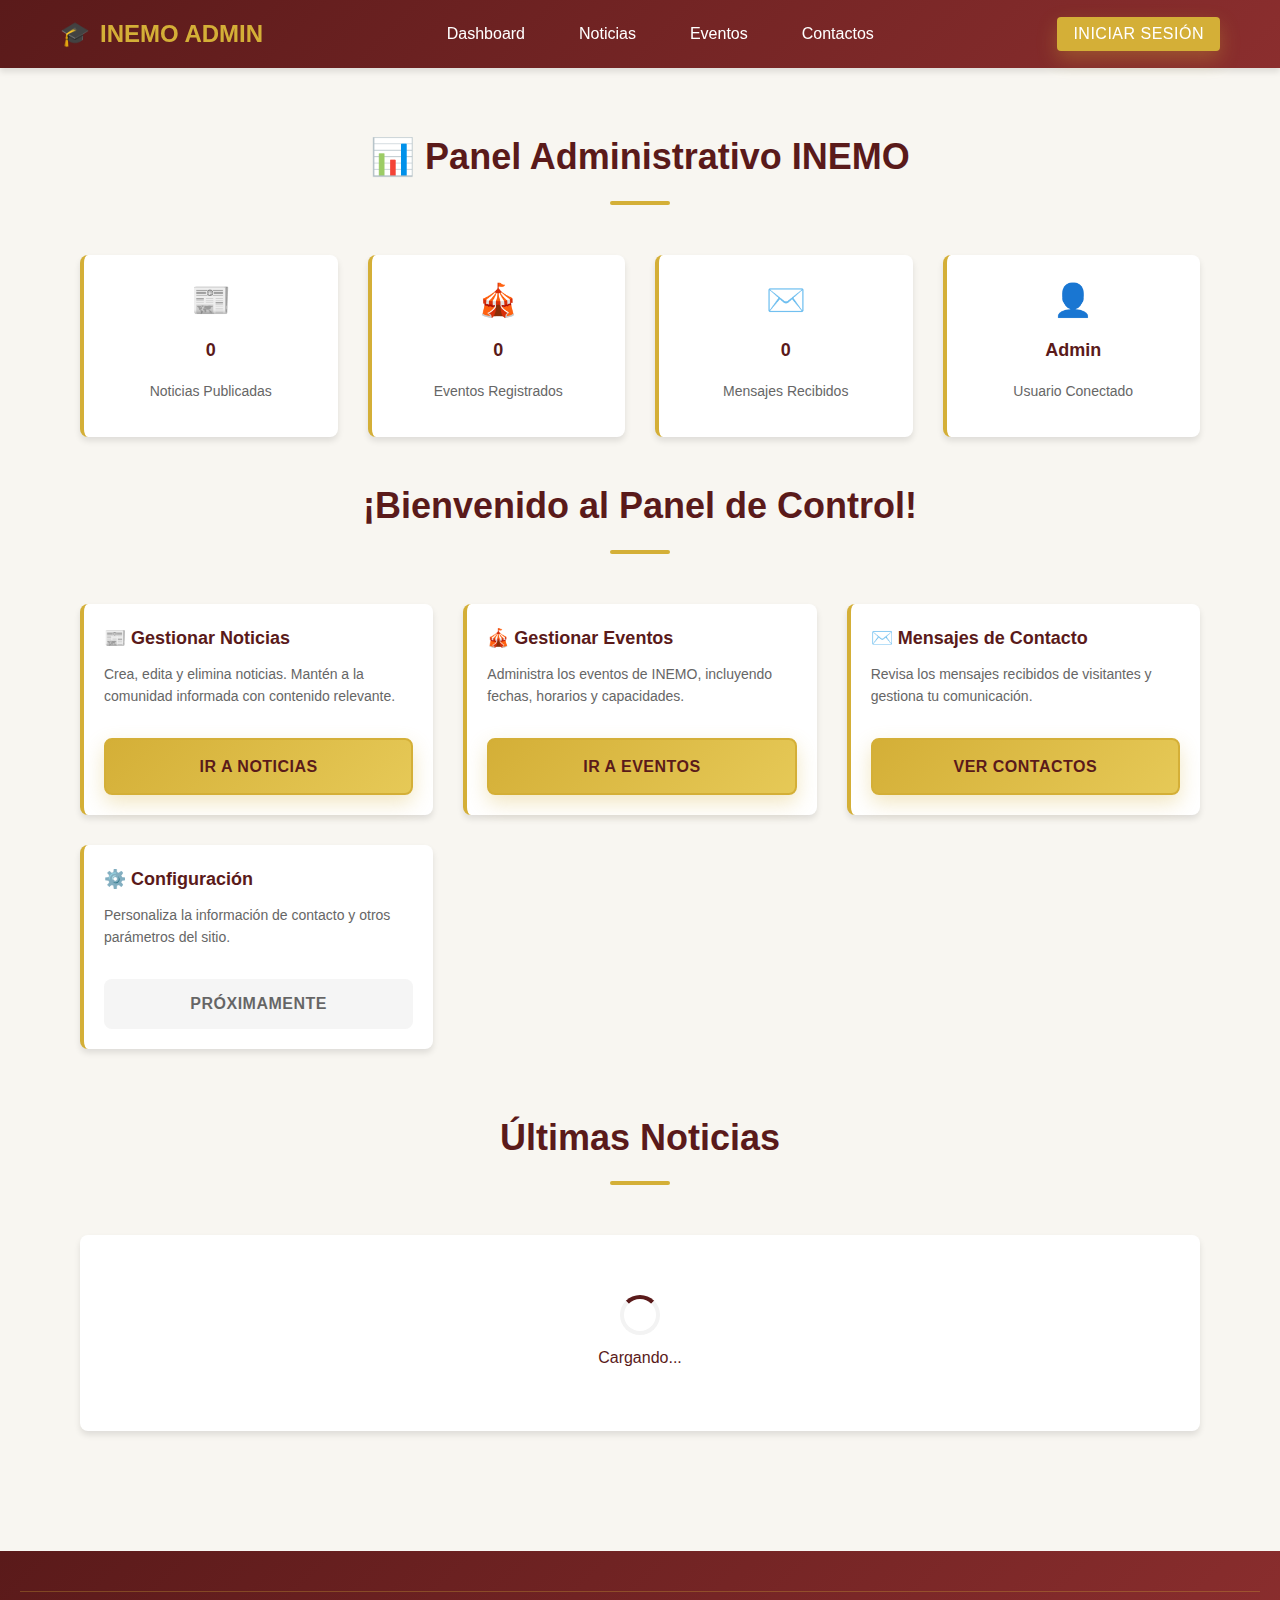
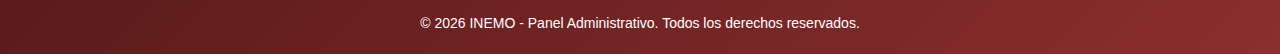
<file: frontend/admin/index.html>
<!DOCTYPE html>
<html lang="es">
<head>
    <meta charset="UTF-8">
    <meta name="viewport" content="width=device-width, initial-scale=1.0">
    <title>Panel Administrativo - INEMO</title>
    <link rel="stylesheet" href="../css/styles.css">
</head>
<body>
    <!-- Navegación -->
    <nav>
        <div class="navbar-container">
            <a href="/" class="logo">
                <span>🎓</span>
                <span>INEMO ADMIN</span>
            </a>
            <ul class="nav-links">
                <li><a href="index.html">Dashboard</a></li>
                <li><a href="noticias.html">Noticias</a></li>
                <li><a href="eventos.html">Eventos</a></li>
                <li><a href="contactos.html">Contactos</a></li>
            </ul>
            <div class="nav-user"></div>
        </div>
    </nav>

    <section>
        <div class="container">
            <h1 class="section-title">📊 Panel Administrativo INEMO</h1>

            <div id="stats" class="cards-grid" style="grid-template-columns: repeat(auto-fit, minmax(200px, 1fr)); margin-bottom: 40px;">
                <div class="card" style="text-align: center;">
                    <p style="font-size: 32px; margin-bottom: 10px; color: var(--oro);">📰</p>
                    <p style="font-weight: 600; color: var(--vinotinto); font-size: 18px;" id="total-noticias">0</p>
                    <p style="color: var(--texto-claro);">Noticias Publicadas</p>
                </div>
                <div class="card" style="text-align: center;">
                    <p style="font-size: 32px; margin-bottom: 10px; color: var(--oro);">🎪</p>
                    <p style="font-weight: 600; color: var(--vinotinto); font-size: 18px;" id="total-eventos">0</p>
                    <p style="color: var(--texto-claro);">Eventos Registrados</p>
                </div>
                <div class="card" style="text-align: center;">
                    <p style="font-size: 32px; margin-bottom: 10px; color: var(--oro);">✉️</p>
                    <p style="font-weight: 600; color: var(--vinotinto); font-size: 18px;" id="total-contactos">0</p>
                    <p style="color: var(--texto-claro);">Mensajes Recibidos</p>
                </div>
                <div class="card" style="text-align: center;">
                    <p style="font-size: 32px; margin-bottom: 10px; color: var(--oro);">👤</p>
                    <p style="font-weight: 600; color: var(--vinotinto); font-size: 18px;" id="usuario-nombre">Admin</p>
                    <p style="color: var(--texto-claro);">Usuario Conectado</p>
                </div>
            </div>

            <h2 class="section-title">¡Bienvenido al Panel de Control!</h2>
            
            <div class="cards-grid">
                <div class="card">
                    <h3>📰 Gestionar Noticias</h3>
                    <p>Crea, edita y elimina noticias. Mantén a la comunidad informada con contenido relevante.</p>
                    <a href="noticias.html" class="btn btn-primary" style="width: 100%; margin-top: 15px;">Ir a Noticias</a>
                </div>
                <div class="card">
                    <h3>🎪 Gestionar Eventos</h3>
                    <p>Administra los eventos de INEMO, incluyendo fechas, horarios y capacidades.</p>
                    <a href="eventos.html" class="btn btn-primary" style="width: 100%; margin-top: 15px;">Ir a Eventos</a>
                </div>
                <div class="card">
                    <h3>✉️ Mensajes de Contacto</h3>
                    <p>Revisa los mensajes recibidos de visitantes y gestiona tu comunicación.</p>
                    <a href="contactos.html" class="btn btn-primary" style="width: 100%; margin-top: 15px;">Ver Contactos</a>
                </div>
                <div class="card">
                    <h3>⚙️ Configuración</h3>
                    <p>Personaliza la información de contacto y otros parámetros del sitio.</p>
                    <button class="btn btn-secondary" style="width: 100%; margin-top: 15px; cursor: not-allowed; opacity: 0.6;">Próximamente</button>
                </div>
            </div>

            <h2 class="section-title" style="margin-top: 60px;">Últimas Noticias</h2>
            <div style="background: #fff; border-radius: 8px; padding: 20px; box-shadow: 0 4px 6px var(--sombra);">
                <div id="ultimas-noticias" style="display: flex; flex-direction: column; gap: 15px;">
                    <div class="loading"><div class="spinner"></div>Cargando...</div>
                </div>
            </div>
        </div>
    </section>

    <!-- Footer -->
    <footer>
        <div class="footer-bottom">
            <p>&copy; 2026 INEMO - Panel Administrativo. Todos los derechos reservados.</p>
        </div>
    </footer>

    <script src="../js/app.js"></script>
    <script>
        // Verificar autenticación
        const user = requireAdmin();

        async function cargarEstadisticas() {
            try {
                const noticias = await apiRequest('/noticias');
                const eventos = await apiRequest('/eventos');
                const contactos = await apiRequest('/contacto');

                document.getElementById('total-noticias').textContent = noticias.length;
                document.getElementById('total-eventos').textContent = eventos.length;
                document.getElementById('total-contactos').textContent = contactos.length;
                document.getElementById('usuario-nombre').textContent = user.nombre;

                // Mostrar últimas noticias
                const container = document.getElementById('ultimas-noticias');
                if (noticias.length === 0) {
                    container.innerHTML = '<p>No hay noticias publicadas.</p>';
                } else {
                    container.innerHTML = noticias.slice(0, 3).map(n => `
                        <div style="padding: 15px; background: var(--fondo); border-radius: 6px; border-left: 4px solid var(--oro);">
                            <p><strong>${n.titulo}</strong></p>
                            <p style="font-size: 14px; color: var(--texto-claro); margin: 5px 0;">
                                📅 ${formatDate(n.fecha)} | ✍️ ${n.autor}
                            </p>
                            <p style="font-size: 13px; margin: 5px 0;">${n.contenido.substring(0, 80)}...</p>
                        </div>
                    `).join('');
                }
            } catch (error) {
                console.error('Error al cargar estadísticas:', error);
            }
        }

        cargarEstadisticas();
    </script>
</body>
</html>
</file>
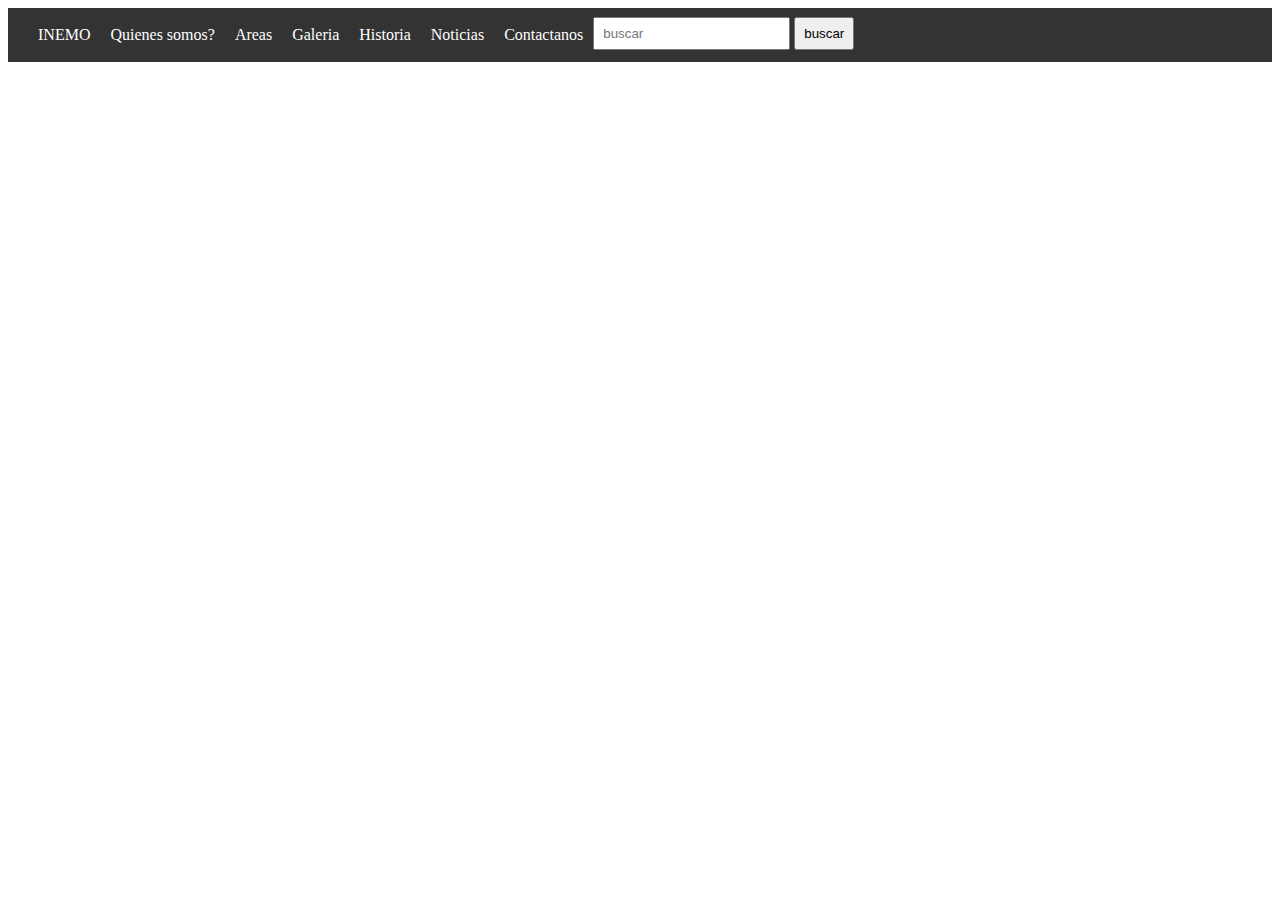
<file: Areas.html>
<!DOCTYPE html>
<html lang="es">
<head>
    <meta charset="UTF-8">
    <meta http-equiv="X-UA-Compatible" content="IE=edge">
    <meta name="viewport" content="width=device-width, initial-scale=1.0">
    <link rel="stylesheet" href="./css/estilos.css">
    <title>Instituto Nueva Eneseñanza Moderna</title>
</head>
<body>
    <header>  
        <nav class="navigation">
            <ul class="menu">
                <li><a class="Logo" href="index.html">
                    INEMO</a></li>
                <li>
                    <a href="Quienessomos.html">Quienes somos?</a>
                </li>
                <li>
                    <a href="Areas.html">Areas</a>
                </li>
                <li>
                    <a href="Galeria.html">Galeria</a>
                </li>
                <li>
                    <a href="Historia.html">Historia</a>
                </li>
                <li>
                    <a href="Noticias.html">Noticias</a>
                </li>
                <li>
                    <a href="Contactanos.html">Contactanos</a>
                </li>
               <form action="">
                    <input class="search" type="text" name="" id="" placeholder="buscar">
                    <input class="bsearch" type="button" value="buscar">
                </form>
            </ul>
        </nav>
    </header>
    </header>
    <div class="container">
        <!--Espacio que dejo en la cabecera-->
    </div>
</body>
<footer>
    <section>
        <iframe src="https://www.google.com/maps/embed?pb=!1m18!1m12!1m3!1d3918.206528348283!2d-74.78389778487374!3d10.871881792256765!2m3!1f0!2f0!3f0!3m2!1i1024!2i768!4f13.1!3m3!1m2!1s0x8ef5d200bb579d23%3A0xf839e453fa2b43ee!2sCra.%2027%20%2325b-131%2C%20Malambo%2C%20Atl%C3%A1ntico!5e0!3m2!1ses!2sco!4v1664035026980!5m2!1ses!2sco" width="600" height="450" style="border: 1px;" allowfullscreen="" loading="lazy" referrerpolicy="no-referrer-when-downgrade"></iframe>
    </section>
</footer>
</html>
</file>
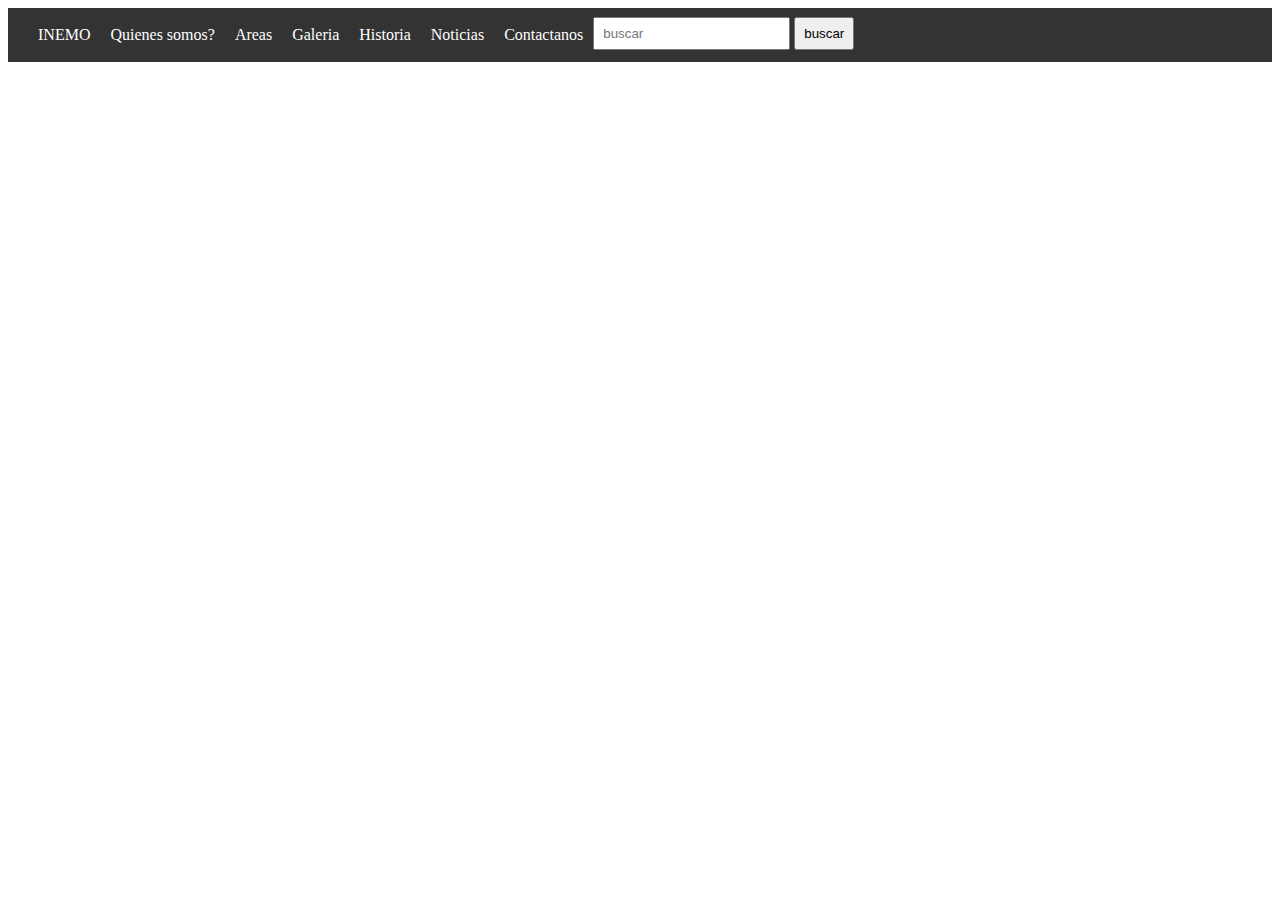
<file: Contactanos.html>
<!DOCTYPE html>
<html lang="es">
<head>
    <meta charset="UTF-8">
    <meta http-equiv="X-UA-Compatible" content="IE=edge">
    <meta name="viewport" content="width=device-width, initial-scale=1.0">
    <link rel="stylesheet" href="./css/style.css">
    <title>Instituto Nueva Eneseñanza Moderna</title>
</head>
<body>
    <header>  
        <nav class="navigation">
            <ul class="menu">
                <li><a class="Logo" href="index.html">
                    INEMO</a></li>
                <li>
                    <a href="index.html/#Quienes somos?">Quienes somos?</a>
                </li>
                <li>
                    <a href="Areas.html">Areas</a>
                </li>
                <li>
                    <a href="Galeria.html">Galeria</a>
                </li>
                <li>
                    <a href="Historia.html">Historia</a>
                </li>
                <li>
                    <a href="Noticias.html">Noticias</a>
                </li>
                <li>
                    <a href="Contactanos.html">Contactanos</a>
                </li>
               <form action="">
                    <input class="search" type="text" name="" id="" placeholder="buscar">
                    <input class="bsearch" type="button" value="buscar">
                </form>
            </ul>
        </nav>
    </header>
    </header>
    <div class="container">
        <!--Espacio que dejo en la cabecera-->
    </div>
</body>
<footer>
    <section>
        <iframe src="https://www.google.com/maps/embed?pb=!1m18!1m12!1m3!1d3918.206528348283!2d-74.78389778487374!3d10.871881792256765!2m3!1f0!2f0!3f0!3m2!1i1024!2i768!4f13.1!3m3!1m2!1s0x8ef5d200bb579d23%3A0xf839e453fa2b43ee!2sCra.%2027%20%2325b-131%2C%20Malambo%2C%20Atl%C3%A1ntico!5e0!3m2!1ses!2sco!4v1664035026980!5m2!1ses!2sco" width="600" height="450" style="border: 1px;" allowfullscreen="" loading="lazy" referrerpolicy="no-referrer-when-downgrade"></iframe>
    </section>
</footer>
</html>
</file>
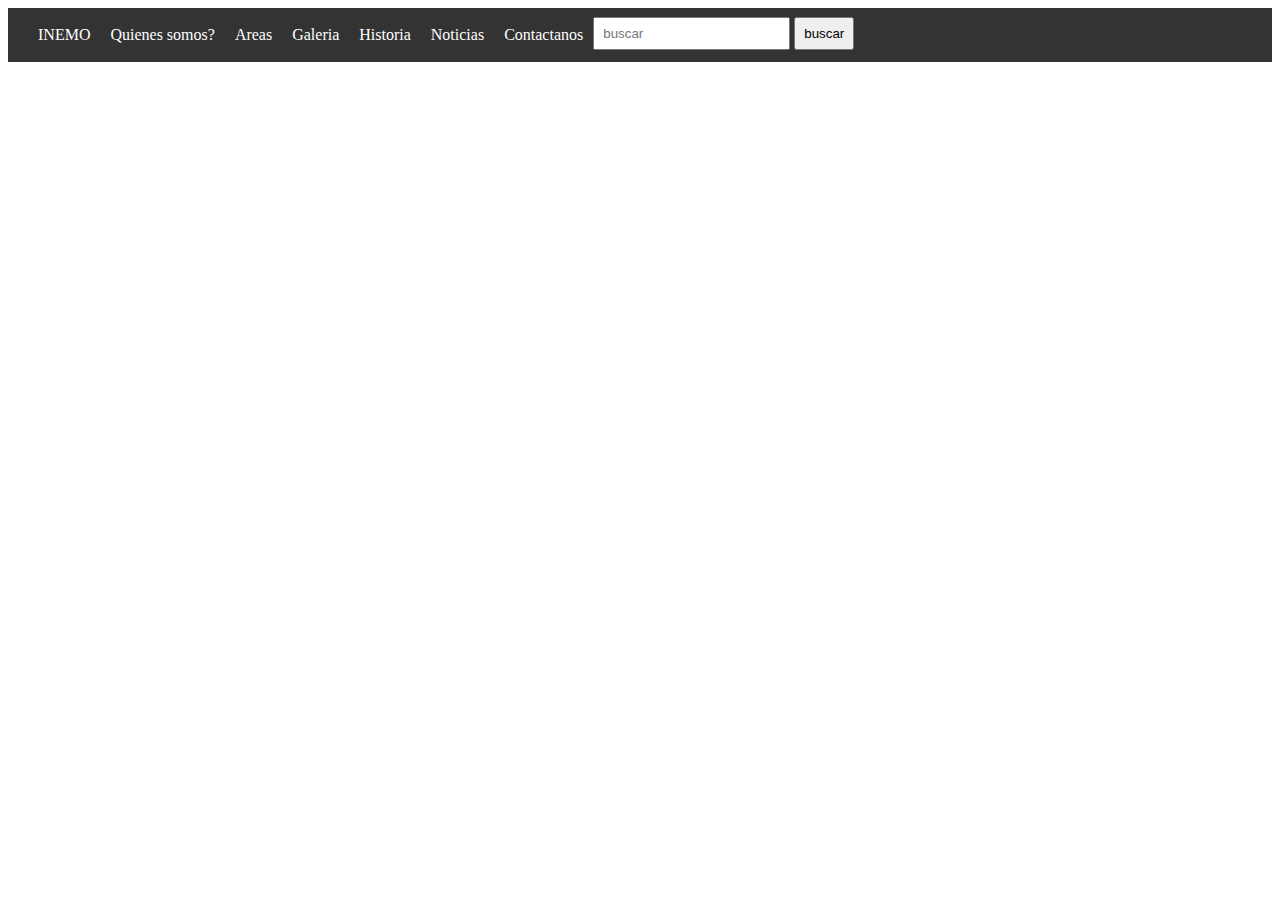
<file: Galeria.html>
<!DOCTYPE html>
<html lang="es">
<head>
    <meta charset="UTF-8">
    <meta http-equiv="X-UA-Compatible" content="IE=edge">
    <meta name="viewport" content="width=device-width, initial-scale=1.0">
    <link rel="stylesheet" href="./css/estilos.css">
    <title>Instituto Nueva Eneseñanza Moderna</title>
</head>
<body>
    <header>  
        <nav class="navigation">
            <ul class="menu">
                <li><a class="Logo" href="index.html">
                    INEMO</a></li>
                <li>
                    <a href="Quienessomos.html">Quienes somos?</a>
                </li>
                <li>
                    <a href="Areas.html">Areas</a>
                </li>
                <li>
                    <a href="Galeria.html">Galeria</a>
                </li>
                <li>
                    <a href="Historia.html">Historia</a>
                </li>
                <li>
                    <a href="Noticias.html">Noticias</a>
                </li>
                <li>
                    <a href="Contactanos.html">Contactanos</a>
                </li>
               <form action="">
                    <input class="search" type="text" name="" id="" placeholder="buscar">
                    <input class="bsearch" type="button" value="buscar">
                </form>
            </ul>
        </nav>
    </header>
    <div class="container">
        <!--Espacio que dejo en la cabecera-->
    </div>
</body>
<footer>
    <section>
        <iframe src="https://www.google.com/maps/embed?pb=!1m18!1m12!1m3!1d3918.206528348283!2d-74.78389778487374!3d10.871881792256765!2m3!1f0!2f0!3f0!3m2!1i1024!2i768!4f13.1!3m3!1m2!1s0x8ef5d200bb579d23%3A0xf839e453fa2b43ee!2sCra.%2027%20%2325b-131%2C%20Malambo%2C%20Atl%C3%A1ntico!5e0!3m2!1ses!2sco!4v1664035026980!5m2!1ses!2sco" width="600" height="450" style="border: 1px;" allowfullscreen="" loading="lazy" referrerpolicy="no-referrer-when-downgrade"></iframe>
    </section>
</footer>
</html>
</file>
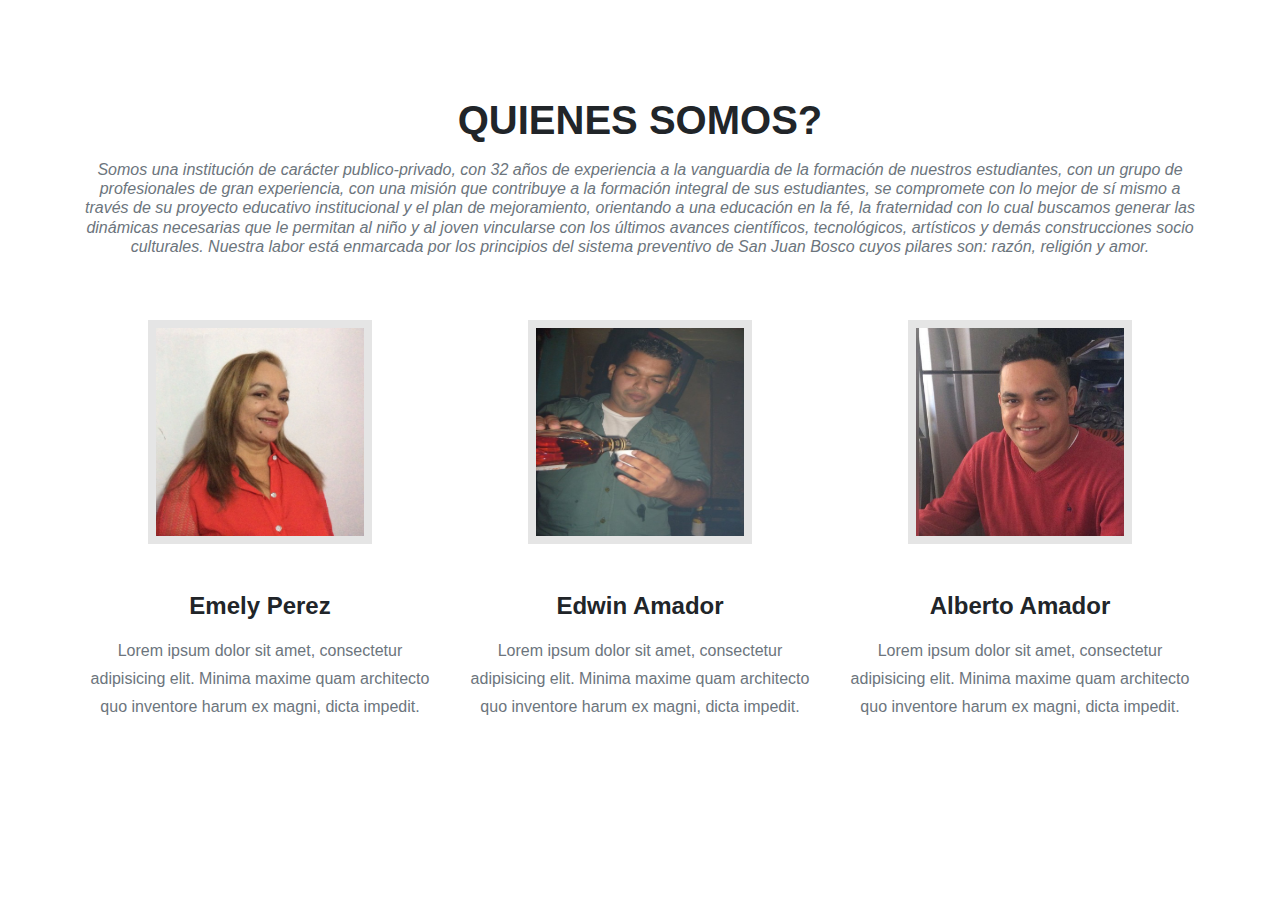
<file: quienes somos.html>
<!DOCTYPE html>
<html lang="en">
<head>
    <meta charset="UTF-8">
    <meta name="viewport" content="width=device-width, initial-scale=1.0">
    <title>Document</title>
    <link href="css/styles.css" rel="stylesheet" />
</head>
<body>
    <section class="page-section" id="quienes_somos">
    <div class="container">
        <div class="text-center">
            <h2 class="section-heading text-uppercase">Quienes somos?</h2>
            <h3 class="section-subheading text-muted">Somos una institución de carácter publico-privado, con 32 años de experiencia a la vanguardia de la formación de nuestros estudiantes, con un grupo de profesionales de gran experiencia, con una misión que contribuye a la formación integral de sus estudiantes, se compromete con lo mejor de sí mismo a través de su proyecto educativo institucional y el plan de mejoramiento, orientando a una educación en la fé, la fraternidad con lo cual buscamos generar las dinámicas necesarias que le permitan al niño y al joven vincularse con los últimos avances científicos, tecnológicos, artísticos y demás construcciones socio culturales. Nuestra labor está enmarcada por los principios del sistema preventivo de San Juan Bosco cuyos pilares son: razón, religión y amor.</h3>
        </div>
        <div class="row text-center">
            <div class="col-lg-4">
                <div class="team-member">
                    <img class="mx-auto rounded-square" src="assets/img/Quienes somos/fundadora dra Emeli.jpg" alt="">
                </div>
                <h4 class="my-3">Emely Perez</h4>
                <p class="text-muted">Lorem ipsum dolor sit amet, consectetur adipisicing elit. Minima maxime quam architecto quo inventore harum ex magni, dicta impedit.</p>
            </div>
            <div class="col-lg-4">
                <div class="team-member">
                    <img class="mx-auto rounded-square" src="assets/img/Quienes somos/co-fundador2.jpg" alt="">
                </div>
                <h4 class="my-3">Edwin Amador</h4>
                <p class="text-muted">Lorem ipsum dolor sit amet, consectetur adipisicing elit. Minima maxime quam architecto quo inventore harum ex magni, dicta impedit.</p>
            </div>
            <div class="col-md-4">
                <div class="team-member">
                    <img class="mx-auto rounded-square" src="assets/img/Quienes somos/co-fundador.jpg" alt="">
                </div>
                <h4 class="my-3">Alberto Amador</h4>
                <p class="text-muted">Lorem ipsum dolor sit amet, consectetur adipisicing elit. Minima maxime quam architecto quo inventore harum ex magni, dicta impedit.</p>
            </div>
        </div>
    </div>
</section>
                                                                    </body>
</html>
</file>
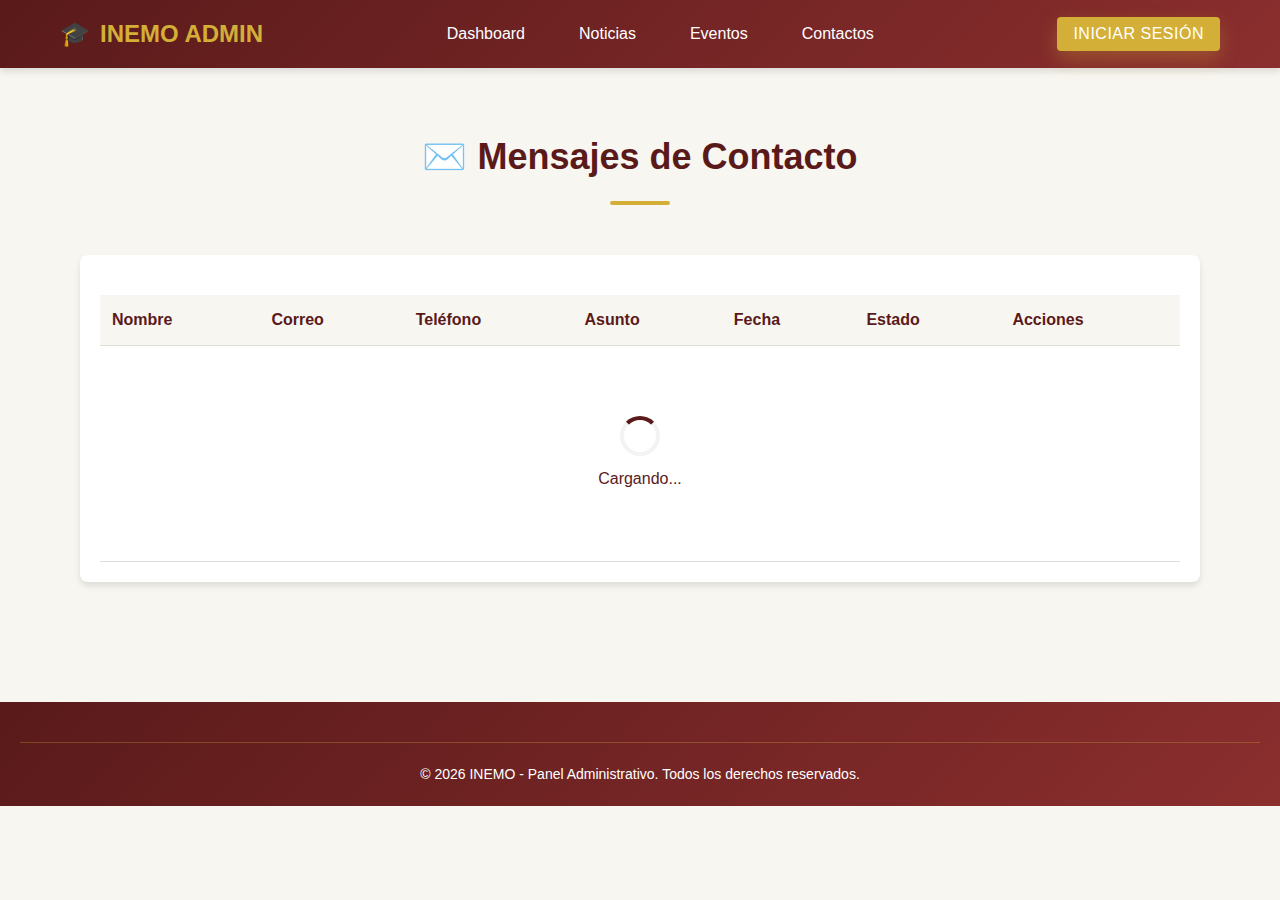
<file: frontend/admin/contactos.html>
<!DOCTYPE html>
<html lang="es">
<head>
    <meta charset="UTF-8">
    <meta name="viewport" content="width=device-width, initial-scale=1.0">
    <title>Mensajes de Contacto - INEMO Admin</title>
    <link rel="stylesheet" href="../css/styles.css">
</head>
<body>
    <!-- Navegación -->
    <nav>
        <div class="navbar-container">
            <a href="/" class="logo">
                <span>🎓</span>
                <span>INEMO ADMIN</span>
            </a>
            <ul class="nav-links">
                <li><a href="index.html">Dashboard</a></li>
                <li><a href="noticias.html">Noticias</a></li>
                <li><a href="eventos.html">Eventos</a></li>
                <li><a href="contactos.html">Contactos</a></li>
            </ul>
            <div class="nav-user"></div>
        </div>
    </nav>

    <section>
        <div class="container">
            <h1 class="section-title">✉️ Mensajes de Contacto</h1>

            <div style="background: #fff; border-radius: 8px; padding: 20px; box-shadow: 0 4px 6px var(--sombra); overflow-x: auto;">
                <table class="admin-table">
                    <thead>
                        <tr>
                            <th>Nombre</th>
                            <th>Correo</th>
                            <th>Teléfono</th>
                            <th>Asunto</th>
                            <th>Fecha</th>
                            <th>Estado</th>
                            <th>Acciones</th>
                        </tr>
                    </thead>
                    <tbody id="contactos-tbody">
                        <tr>
                            <td colspan="7" style="text-align: center; padding: 30px;">
                                <div class="loading"><div class="spinner"></div>Cargando...</div>
                            </td>
                        </tr>
                    </tbody>
                </table>
            </div>
        </div>
    </section>

    <!-- Modal para ver mensaje -->
    <div id="modal-mensaje" class="modal">
        <div class="modal-content" style="max-width: 600px;">
            <button class="modal-close">×</button>
            <h2 class="modal-title">Detalles del Mensaje</h2>
            <div id="modal-mensaje-body"></div>
        </div>
    </div>

    <!-- Footer -->
    <footer>
        <div class="footer-bottom">
            <p>&copy; 2026 INEMO - Panel Administrativo. Todos los derechos reservados.</p>
        </div>
    </footer>

    <script src="../js/app.js"></script>
    <script>
        requireAdmin();

        let contactos = [];

        async function cargarContactos() {
            try {
                contactos = await apiRequest('/contacto');
                mostrarContactos();
            } catch (error) {
                console.error('Error al cargar contactos:', error);
                document.getElementById('contactos-tbody').innerHTML = `
                    <tr><td colspan="7" style="text-align: center; color: #dc3545;">
                        Error al cargar mensajes: ${error.message}
                    </td></tr>
                `;
            }
        }

        function mostrarContactos() {
            const tbody = document.getElementById('contactos-tbody');
            
            if (contactos.length === 0) {
                tbody.innerHTML = '<tr><td colspan="7" style="text-align: center; padding: 30px;">No hay mensajes de contacto.</td></tr>';
                return;
            }

            tbody.innerHTML = contactos.map(contacto => {
                const estado = contacto.leido ? '✓ Leído' : '● Nuevo';
                const colorEstado = contacto.leido ? '#28a745' : '#ffc107';

                return `
                    <tr>
                        <td>${contacto.nombre}</td>
                        <td><a href="mailto:${contacto.email}" style="color: var(--vinotinto); text-decoration: none;">${contacto.email}</a></td>
                        <td>${contacto.telefono || '-'}</td>
                        <td>${contacto.asunto}</td>
                        <td>${formatDate(contacto.fecha)}</td>
                        <td style="color: ${colorEstado}; font-weight: 600;">${estado}</td>
                        <td>
                            <div class="actions">
                                <button class="btn btn-secondary" onclick="verMensaje(${contacto.id})">Ver</button>
                                <button class="btn" onclick="eliminarContacto(${contacto.id})" style="background: #dc3545; color: white;">Eliminar</button>
                            </div>
                        </td>
                    </tr>
                `;
            }).join('');
        }

        async function verMensaje(id) {
            const contacto = contactos.find(c => c.id === id);
            if (!contacto) return;

            // Marcar como leído
            if (!contacto.leido) {
                try {
                    await apiRequest(`/contacto/${id}/leer`, { method: 'PUT' });
                    contacto.leido = true;
                    mostrarContactos();
                } catch (error) {
                    console.error('Error al marcar como leído:', error);
                }
            }

            const modal = new Modal('modal-mensaje');
            document.getElementById('modal-mensaje-body').innerHTML = `
                <div style="background: var(--fondo); padding: 20px; border-radius: 6px;">
                    <h3 style="color: var(--vinotinto);">${contacto.asunto}</h3>
                    <div style="display: grid; grid-template-columns: 1fr 1fr; gap: 15px; margin: 20px 0; font-size: 14px;">
                        <div>
                            <strong>Nombre:</strong><br>
                            ${contacto.nombre}
                        </div>
                        <div>
                            <strong>Correo:</strong><br>
                            <a href="mailto:${contacto.email}" style="color: var(--vinotinto);">${contacto.email}</a>
                        </div>
                        <div>
                            <strong>Teléfono:</strong><br>
                            ${contacto.telefono || '-'}
                        </div>
                        <div>
                            <strong>Fecha:</strong><br>
                            ${formatDate(contacto.fecha)}
                        </div>
                    </div>
                    <div style="margin-top: 20px; border-top: 1px solid var(--borde); padding-top: 20px;">
                        <strong style="display: block; margin-bottom: 10px;">Mensaje:</strong>
                        <p style="line-height: 1.8; color: var(--texto);">${contacto.mensaje}</p>
                    </div>
                    <div style="margin-top: 20px; display: flex; gap: 10px;">
                        <a href="mailto:${contacto.email}" class="btn btn-primary">Responder por Email</a>
                        <button class="btn btn-outline" onclick="cerrarModalMensaje()">Cerrar</button>
                    </div>
                </div>
            `;
            modal.open();
        }

        function cerrarModalMensaje() {
            new Modal('modal-mensaje').close();
        }

        async function eliminarContacto(id) {
            if (!confirm('¿Estás seguro de que deseas eliminar este mensaje?')) return;

            try {
                await apiRequest(`/contacto/${id}`, { method: 'DELETE' });
                showAlert('Mensaje eliminado exitosamente', 'success');
                cargarContactos();
            } catch (error) {
                showAlert('Error: ' + error.message, 'error');
            }
        }

        cargarContactos();
    </script>
</body>
</html>
</file>
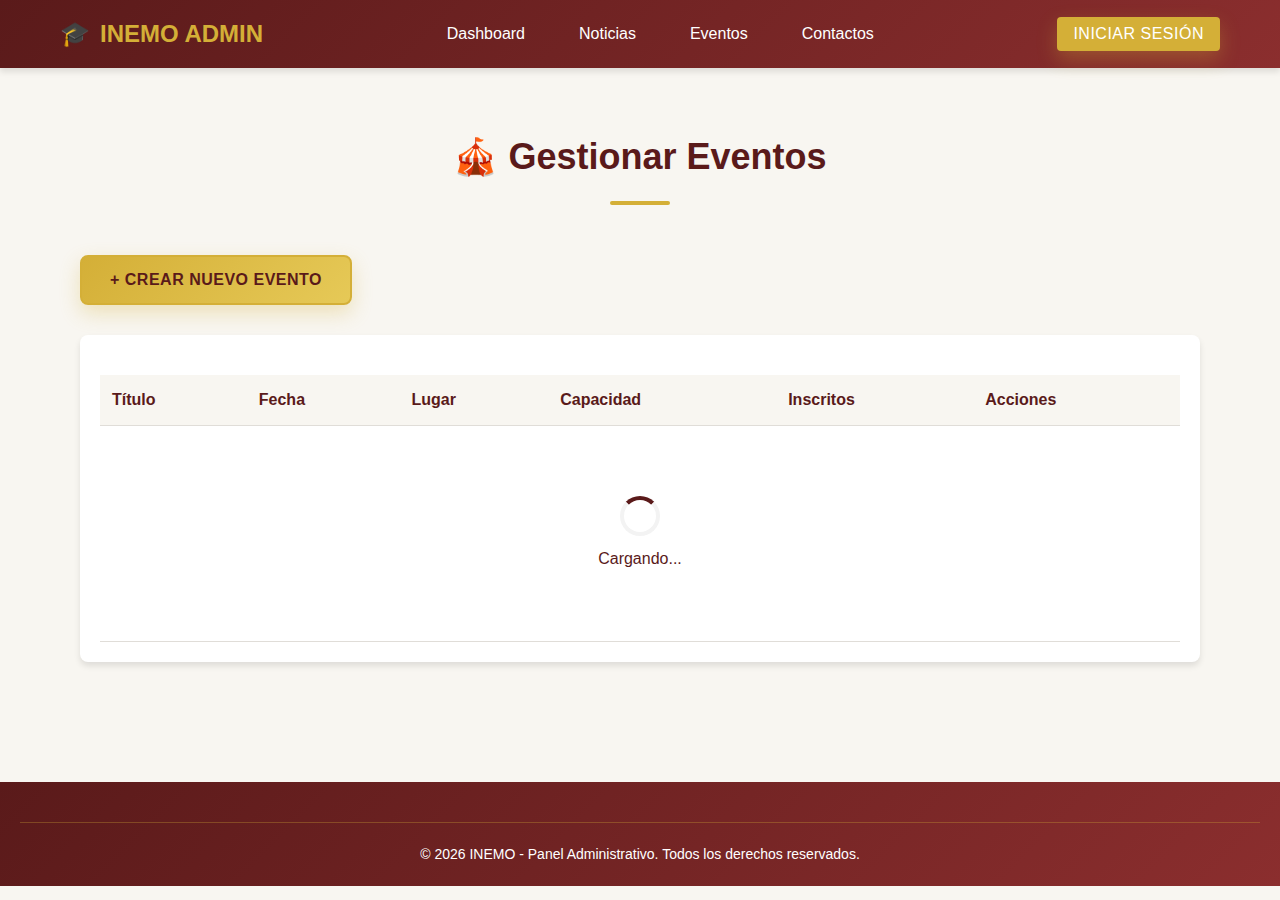
<file: frontend/admin/eventos.html>
<!DOCTYPE html>
<html lang="es">
<head>
    <meta charset="UTF-8">
    <meta name="viewport" content="width=device-width, initial-scale=1.0">
    <title>Gestionar Eventos - INEMO Admin</title>
    <link rel="stylesheet" href="../css/styles.css">
</head>
<body>
    <!-- Navegación -->
    <nav>
        <div class="navbar-container">
            <a href="/" class="logo">
                <span>🎓</span>
                <span>INEMO ADMIN</span>
            </a>
            <ul class="nav-links">
                <li><a href="index.html">Dashboard</a></li>
                <li><a href="noticias.html">Noticias</a></li>
                <li><a href="eventos.html">Eventos</a></li>
                <li><a href="contactos.html">Contactos</a></li>
            </ul>
            <div class="nav-user"></div>
        </div>
    </nav>

    <section>
        <div class="container">
            <h1 class="section-title">🎪 Gestionar Eventos</h1>

            <div id="alert-container"></div>

            <div style="margin-bottom: 30px;">
                <button class="btn btn-primary" id="btn-nuevo-evento">+ Crear Nuevo Evento</button>
            </div>

            <div style="background: #fff; border-radius: 8px; padding: 20px; box-shadow: 0 4px 6px var(--sombra); overflow-x: auto;">
                <table class="admin-table">
                    <thead>
                        <tr>
                            <th>Título</th>
                            <th>Fecha</th>
                            <th>Lugar</th>
                            <th>Capacidad</th>
                            <th>Inscritos</th>
                            <th>Acciones</th>
                        </tr>
                    </thead>
                    <tbody id="eventos-tbody">
                        <tr>
                            <td colspan="6" style="text-align: center; padding: 30px;">
                                <div class="loading"><div class="spinner"></div>Cargando...</div>
                            </td>
                        </tr>
                    </tbody>
                </table>
            </div>
        </div>
    </section>

    <!-- Modal para crear/editar evento -->
    <div id="modal-evento-form" class="modal">
        <div class="modal-content" style="max-width: 600px;">
            <button class="modal-close">×</button>
            <h2 class="modal-title" id="modal-title">Nuevo Evento</h2>
            <form id="evento-form">
                <div class="form-group">
                    <label for="evento-titulo">Título *</label>
                    <input type="text" id="evento-titulo" required>
                </div>
                <div class="form-group">
                    <label for="evento-descripcion">Descripción *</label>
                    <textarea id="evento-descripcion" required></textarea>
                </div>
                <div class="form-group">
                    <label for="evento-fecha">Fecha *</label>
                    <input type="date" id="evento-fecha" required>
                </div>
                <div class="form-group">
                    <label for="evento-hora">Hora *</label>
                    <input type="time" id="evento-hora" required>
                </div>
                <div class="form-group">
                    <label for="evento-lugar">Lugar *</label>
                    <input type="text" id="evento-lugar" required>
                </div>
                <div class="form-group">
                    <label for="evento-capacidad">Capacidad *</label>
                    <input type="number" id="evento-capacidad" min="1" required>
                </div>
                <div class="form-group">
                    <label for="evento-imagen">URL de Imagen</label>
                    <input type="url" id="evento-imagen" placeholder="https://...">
                </div>
                <div style="display: flex; gap: 10px;">
                    <button type="submit" class="btn btn-primary" id="btn-guardar">Guardar Evento</button>
                    <button type="button" class="btn btn-outline" onclick="cerrarModalEvento()">Cancelar</button>
                </div>
            </form>
        </div>
    </div>

    <!-- Footer -->
    <footer>
        <div class="footer-bottom">
            <p>&copy; 2026 INEMO - Panel Administrativo. Todos los derechos reservados.</p>
        </div>
    </footer>

    <script src="../js/app.js"></script>
    <script>
        requireAdmin();

        let eventos = [];
        let eventoEditando = null;

        async function cargarEventos() {
            try {
                eventos = await apiRequest('/eventos');
                mostrarEventos();
            } catch (error) {
                showAlert('Error al cargar eventos: ' + error.message, 'error');
            }
        }

        function mostrarEventos() {
            const tbody = document.getElementById('eventos-tbody');
            
            if (eventos.length === 0) {
                tbody.innerHTML = '<tr><td colspan="6" style="text-align: center; padding: 30px;">No hay eventos registrados.</td></tr>';
                return;
            }

            tbody.innerHTML = eventos.map(evento => {
                const porcentaje = Math.round((evento.inscritos / evento.capacidad) * 100);
                return `
                    <tr>
                        <td><strong>${evento.titulo}</strong></td>
                        <td>${formatDate(evento.fecha)}</td>
                        <td>${evento.lugar}</td>
                        <td>${evento.capacidad}</td>
                        <td>
                            <div style="display: flex; gap: 5px; align-items: center;">
                                <span>${evento.inscritos}/${evento.capacidad}</span>
                                <div style="width: 80px; background: #eee; height: 6px; border-radius: 3px; overflow: hidden;">
                                    <div style="width: ${Math.min(porcentaje, 100)}%; background: var(--oro); height: 100%;"></div>
                                </div>
                            </div>
                        </td>
                        <td>
                            <div class="actions">
                                <button class="btn btn-secondary" onclick="editarEvento(${evento.id})">Editar</button>
                                <button class="btn" onclick="eliminarEvento(${evento.id})" style="background: #dc3545; color: white;">Eliminar</button>
                            </div>
                        </td>
                    </tr>
                `;
            }).join('');
        }

        function abrirModalNuevo() {
            eventoEditando = null;
            document.getElementById('modal-title').textContent = '+ Nuevo Evento';
            document.getElementById('evento-form').reset();
            new Modal('modal-evento-form').open();
        }

        function editarEvento(id) {
            const evento = eventos.find(e => e.id === id);
            if (!evento) return;

            eventoEditando = id;
            document.getElementById('modal-title').textContent = '✏️ Editar Evento';
            document.getElementById('evento-titulo').value = evento.titulo;
            document.getElementById('evento-descripcion').value = evento.descripcion;
            document.getElementById('evento-fecha').value = evento.fecha;
            document.getElementById('evento-hora').value = evento.hora;
            document.getElementById('evento-lugar').value = evento.lugar;
            document.getElementById('evento-capacidad').value = evento.capacidad;
            document.getElementById('evento-imagen').value = evento.imagen;

            new Modal('modal-evento-form').open();
        }

        function cerrarModalEvento() {
            new Modal('modal-evento-form').close();
        }

        async function eliminarEvento(id) {
            if (!confirm('¿Estás seguro de que deseas eliminar este evento?')) return;

            try {
                await apiRequest(`/eventos/${id}`, { method: 'DELETE' });
                showAlert('Evento eliminado exitosamente', 'success');
                cargarEventos();
            } catch (error) {
                showAlert('Error: ' + error.message, 'error');
            }
        }

        document.getElementById('evento-form').addEventListener('submit', async (e) => {
            e.preventDefault();

            const formData = {
                titulo: document.getElementById('evento-titulo').value,
                descripcion: document.getElementById('evento-descripcion').value,
                fecha: document.getElementById('evento-fecha').value,
                hora: document.getElementById('evento-hora').value,
                lugar: document.getElementById('evento-lugar').value,
                capacidad: parseInt(document.getElementById('evento-capacidad').value),
                imagen: document.getElementById('evento-imagen').value
            };

            try {
                if (eventoEditando) {
                    await apiRequest(`/eventos/${eventoEditando}`, {
                        method: 'PUT',
                        body: JSON.stringify(formData)
                    });
                    showAlert('Evento actualizado exitosamente', 'success');
                } else {
                    await apiRequest('/eventos', {
                        method: 'POST',
                        body: JSON.stringify(formData)
                    });
                    showAlert('Evento creado exitosamente', 'success');
                }

                cerrarModalEvento();
                cargarEventos();
            } catch (error) {
                showAlert('Error: ' + error.message, 'error');
            }
        });

        document.getElementById('btn-nuevo-evento').addEventListener('click', abrirModalNuevo);

        cargarEventos();
    </script>
</body>
</html>
</file>
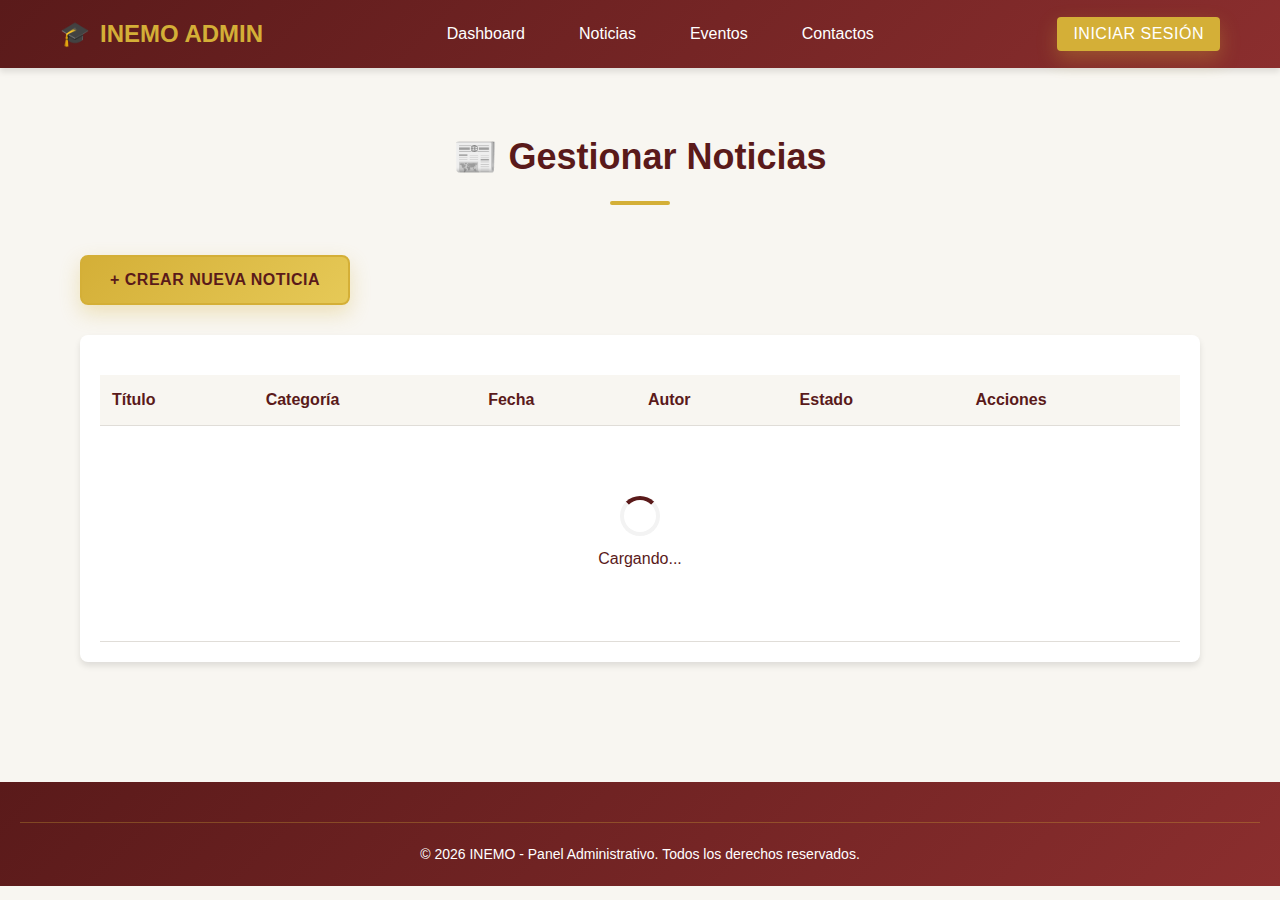
<file: frontend/admin/noticias.html>
<!DOCTYPE html>
<html lang="es">
<head>
    <meta charset="UTF-8">
    <meta name="viewport" content="width=device-width, initial-scale=1.0">
    <title>Gestionar Noticias - INEMO Admin</title>
    <link rel="stylesheet" href="../css/styles.css">
</head>
<body>
    <!-- Navegación -->
    <nav>
        <div class="navbar-container">
            <a href="/" class="logo">
                <span>🎓</span>
                <span>INEMO ADMIN</span>
            </a>
            <ul class="nav-links">
                <li><a href="index.html">Dashboard</a></li>
                <li><a href="noticias.html">Noticias</a></li>
                <li><a href="eventos.html">Eventos</a></li>
                <li><a href="contactos.html">Contactos</a></li>
            </ul>
            <div class="nav-user"></div>
        </div>
    </nav>

    <section>
        <div class="container">
            <h1 class="section-title">📰 Gestionar Noticias</h1>

            <div id="alert-container"></div>

            <div style="margin-bottom: 30px;">
                <button class="btn btn-primary" id="btn-nueva-noticia">+ Crear Nueva Noticia</button>
            </div>

            <div style="background: #fff; border-radius: 8px; padding: 20px; box-shadow: 0 4px 6px var(--sombra); overflow-x: auto;">
                <table class="admin-table">
                    <thead>
                        <tr>
                            <th>Título</th>
                            <th>Categoría</th>
                            <th>Fecha</th>
                            <th>Autor</th>
                            <th>Estado</th>
                            <th>Acciones</th>
                        </tr>
                    </thead>
                    <tbody id="noticias-tbody">
                        <tr>
                            <td colspan="6" style="text-align: center; padding: 30px;">
                                <div class="loading"><div class="spinner"></div>Cargando...</div>
                            </td>
                        </tr>
                    </tbody>
                </table>
            </div>
        </div>
    </section>

    <!-- Modal para crear/editar noticia -->
    <div id="modal-noticia-form" class="modal">
        <div class="modal-content" style="max-width: 600px;">
            <button class="modal-close">×</button>
            <h2 class="modal-title" id="modal-title">Nueva Noticia</h2>
            <form id="noticia-form">
                <div class="form-group">
                    <label for="titulo">Título *</label>
                    <input type="text" id="titulo" required>
                </div>
                <div class="form-group">
                    <label for="contenido">Contenido *</label>
                    <textarea id="contenido" required></textarea>
                </div>
                <div class="form-group">
                    <label for="imagen">URL de Imagen</label>
                    <input type="url" id="imagen" placeholder="https://...">
                </div>
                <div class="form-group">
                    <label for="categoria">Categoría</label>
                    <select id="categoria">
                        <option value="General">General</option>
                        <option value="Becas">Becas</option>
                        <option value="Programas">Programas</option>
                    </select>
                </div>
                <div style="display: flex; gap: 10px;">
                    <button type="submit" class="btn btn-primary" id="btn-guardar">Guardar Noticia</button>
                    <button type="button" class="btn btn-outline" onclick="cerrarModalNoticia()">Cancelar</button>
                </div>
            </form>
        </div>
    </div>

    <!-- Footer -->
    <footer>
        <div class="footer-bottom">
            <p>&copy; 2026 INEMO - Panel Administrativo. Todos los derechos reservados.</p>
        </div>
    </footer>

    <script src="../js/app.js"></script>
    <script>
        requireAdmin();

        let noticias = [];
        let noticiaEditando = null;

        async function cargarNoticias() {
            try {
                noticias = await apiRequest('/noticias');
                mostrarNoticias();
            } catch (error) {
                showAlert('Error al cargar noticias: ' + error.message, 'error');
            }
        }

        function mostrarNoticias() {
            const tbody = document.getElementById('noticias-tbody');
            
            if (noticias.length === 0) {
                tbody.innerHTML = '<tr><td colspan="6" style="text-align: center; padding: 30px;">No hay noticias publicadas.</td></tr>';
                return;
            }

            tbody.innerHTML = noticias.map(noticia => `
                <tr>
                    <td>${noticia.titulo}</td>
                    <td>${noticia.categoria}</td>
                    <td>${formatDate(noticia.fecha)}</td>
                    <td>${noticia.autor}</td>
                    <td>
                        <span style="background: ${noticia.estado === 'activo' ? '#d4edda' : '#fff3cd'}; color: ${noticia.estado === 'activo' ? '#155724' : '#856404'}; padding: 4px 8px; border-radius: 4px; font-size: 12px;">
                            ${noticia.estado}
                        </span>
                    </td>
                    <td>
                        <div class="actions">
                            <button class="btn btn-secondary" onclick="editarNoticia(${noticia.id})">Editar</button>
                            <button class="btn" onclick="eliminarNoticia(${noticia.id})" style="background: #dc3545; color: white;">Eliminar</button>
                        </div>
                    </td>
                </tr>
            `).join('');
        }

        function abrirModalNueva() {
            noticiaEditando = null;
            document.getElementById('modal-title').textContent = '+ Nueva Noticia';
            document.getElementById('noticia-form').reset();
            new Modal('modal-noticia-form').open();
        }

        function editarNoticia(id) {
            const noticia = noticias.find(n => n.id === id);
            if (!noticia) return;

            noticiaEditando = id;
            document.getElementById('modal-title').textContent = '✏️ Editar Noticia';
            document.getElementById('titulo').value = noticia.titulo;
            document.getElementById('contenido').value = noticia.contenido;
            document.getElementById('imagen').value = noticia.imagen;
            document.getElementById('categoria').value = noticia.categoria;

            new Modal('modal-noticia-form').open();
        }

        function cerrarModalNoticia() {
            new Modal('modal-noticia-form').close();
        }

        async function eliminarNoticia(id) {
            if (!confirm('¿Estás seguro de que deseas eliminar esta noticia?')) return;

            try {
                await apiRequest(`/noticias/${id}`, { method: 'DELETE' });
                showAlert('Noticia eliminada exitosamente', 'success');
                cargarNoticias();
            } catch (error) {
                showAlert('Error: ' + error.message, 'error');
            }
        }

        document.getElementById('noticia-form').addEventListener('submit', async (e) => {
            e.preventDefault();

            const formData = {
                titulo: document.getElementById('titulo').value,
                contenido: document.getElementById('contenido').value,
                imagen: document.getElementById('imagen').value,
                categoria: document.getElementById('categoria').value
            };

            try {
                if (noticiaEditando) {
                    await apiRequest(`/noticias/${noticiaEditando}`, {
                        method: 'PUT',
                        body: JSON.stringify(formData)
                    });
                    showAlert('Noticia actualizada exitosamente', 'success');
                } else {
                    await apiRequest('/noticias', {
                        method: 'POST',
                        body: JSON.stringify(formData)
                    });
                    showAlert('Noticia creada exitosamente', 'success');
                }

                cerrarModalNoticia();
                cargarNoticias();
            } catch (error) {
                showAlert('Error: ' + error.message, 'error');
            }
        });

        document.getElementById('btn-nueva-noticia').addEventListener('click', abrirModalNueva);

        cargarNoticias();
    </script>
</body>
</html>
</file>
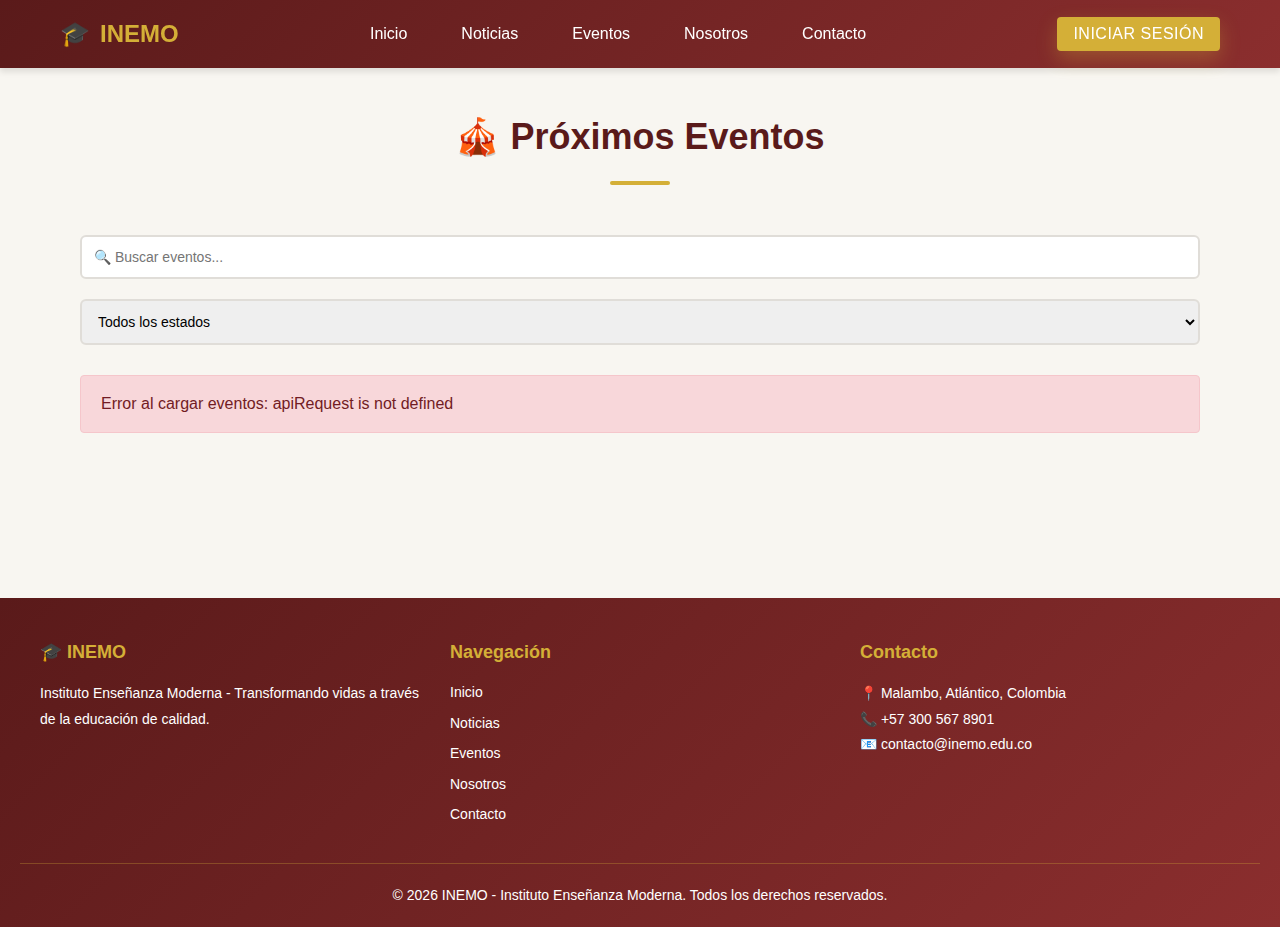
<file: frontend/pages/eventos.html>
<!DOCTYPE html>
<html lang="es">
<head>
    <meta charset="UTF-8">
    <meta name="viewport" content="width=device-width, initial-scale=1.0">
    <title>Eventos - INEMO</title>
    <link rel="stylesheet" href="../css/styles.css">
</head>
<body>
    <!-- Navegación -->
    <nav>
        <div class="navbar-container">
            <a href="/" class="logo">
                <span>🎓</span>
                <span>INEMO</span>
            </a>
            <ul class="nav-links">
                <li><a href="/">Inicio</a></li>
                <li><a href="noticias.html">Noticias</a></li>
                <li><a href="eventos.html">Eventos</a></li>
                <li><a href="nosotros.html">Nosotros</a></li>
                <li><a href="contacto.html">Contacto</a></li>
            </ul>
            <div class="nav-user"></div>
        </div>
    </nav>

    <section style="padding-top: 40px;">
        <div class="container">
            <h1 class="section-title">🎪 Próximos Eventos</h1>
            
            <div style="display: flex; gap: 20px; margin-bottom: 30px; flex-wrap: wrap;">
                <input type="text" id="search" placeholder="🔍 Buscar eventos..." style="padding: 12px; border-radius: 6px; border: 2px solid var(--borde); flex: 1; min-width: 200px;">
                <select id="estado" style="padding: 12px; border-radius: 6px; border: 2px solid var(--borde); min-width: 150px;">
                    <option value="">Todos los estados</option>
                    <option value="proximos">Próximos</option>
                    <option value="pasados">Pasados</option>
                </select>
            </div>

            <div id="eventos-container" class="cards-grid">
                <div class="loading"><div class="spinner"></div>Cargando eventos...</div>
            </div>
        </div>
    </section>

    <!-- Modal para detalles y inscripción -->
    <div id="modal-evento" class="modal">
        <div class="modal-content">
            <button class="modal-close">×</button>
            <div id="modal-body"></div>
        </div>
    </div>

    <!-- Footer -->
    <footer>
        <div class="footer-content">
            <div class="footer-section">
                <h4>🎓 INEMO</h4>
                <p>Instituto Enseñanza Moderna - Transformando vidas a través de la educación de calidad.</p>
            </div>
            <div class="footer-section">
                <h4>Navegación</h4>
                <a href="/">Inicio</a>
                <a href="noticias.html">Noticias</a>
                <a href="eventos.html">Eventos</a>
                <a href="nosotros.html">Nosotros</a>
                <a href="contacto.html">Contacto</a>
            </div>
            <div class="footer-section">
                <h4>Contacto</h4>
                <p>📍 Malambo, Atlántico, Colombia</p>
                <p>📞 +57 300 567 8901</p>
                <p>📧 contacto@inemo.edu.co</p>
            </div>
        </div>
        <div class="footer-bottom">
            <p>&copy; 2026 INEMO - Instituto Enseñanza Moderna. Todos los derechos reservados.</p>
        </div>
    </footer>

    <script src="../js/app.js"></script>
    <script>
        let todosLosEventos = [];

        async function cargarEventos() {
            try {
                todosLosEventos = await apiRequest('/eventos');
                mostrarEventos(todosLosEventos);
            } catch (error) {
                document.getElementById('eventos-container').innerHTML = `
                    <div class="alert alert-error" style="grid-column: 1/-1;">Error al cargar eventos: ${error.message}</div>
                `;
            }
        }

        function mostrarEventos(eventos) {
            const container = document.getElementById('eventos-container');
            
            if (eventos.length === 0) {
                container.innerHTML = '<p style="grid-column: 1/-1; text-align: center;">No hay eventos disponibles.</p>';
                return;
            }

            container.innerHTML = eventos.map(evento => {
                const capacidad = evento.inscritos >= evento.capacidad ? '❌ LLENO' : 
                                 evento.inscritos >= evento.capacidad * 0.8 ? '⚠️ CASI LLENO' : 
                                 `📋 ${evento.capacidad - evento.inscritos} cupos`;
                
                return `
                    <div class="card" onclick="abrirEvento(${evento.id})">
                        <img src="${evento.imagen}" alt="${evento.titulo}">
                        <h3>${evento.titulo}</h3>
                        <p>${evento.descripcion}</p>
                        <div style="display: flex; flex-direction: column; gap: 8px; font-size: 14px; color: var(--texto-claro); margin-top: 10px;">
                            <span>📅 ${formatDate(evento.fecha)}</span>
                            <span>🕐 ${evento.hora}</span>
                            <span>📍 ${evento.lugar}</span>
                            <span style="color: var(--oro); font-weight: 600;">${capacidad}</span>
                        </div>
                    </div>
                `;
            }).join('');
        }

        function filtrarEventos() {
            const search = document.getElementById('search').value.toLowerCase();
            const estado = document.getElementById('estado').value;

            const filtrados = todosLosEventos.filter(e => 
                (e.titulo.toLowerCase().includes(search) || e.descripcion.toLowerCase().includes(search)) &&
                (estado === '' || e.estado === estado)
            );

            mostrarEventos(filtrados);
        }

        async function inscribirse(id) {
            try {
                const response = await apiRequest(`/eventos/${id}/inscribirse`, {
                    method: 'POST'
                });
                showAlert('¡Inscripción exitosa! Gracias por registrarte.', 'success');
                cargarEventos();
            } catch (error) {
                showAlert(error.message, 'error');
            }
        }

        function abrirEvento(id) {
            const evento = todosLosEventos.find(e => e.id === id);
            if (!evento) return;

            const modal = new Modal('modal-evento');
            const inscripcionBtn = evento.inscripcion === 'lleno' 
                ? '<button class="btn" disabled style="background: #ccc; opacity: 0.6;">Evento Lleno</button>'
                : `<button class="btn btn-primary" onclick="inscribirse(${evento.id}); cerrarModal();">Inscribirse Ahora</button>`;

            document.getElementById('modal-body').innerHTML = `
                <img src="${evento.imagen}" alt="${evento.titulo}" style="width: 100%; border-radius: 6px; margin-bottom: 20px;">
                <h2 style="color: var(--vinotinto);">${evento.titulo}</h2>
                <p style="margin: 15px 0; line-height: 1.8;">${evento.descripcion}</p>
                <div style="background: var(--fondo); padding: 20px; border-radius: 6px; margin: 20px 0;">
                    <h4 style="color: var(--vinotinto); margin-bottom: 12px;">📋 Detalles del Evento</h4>
                    <div style="display: grid; grid-template-columns: 1fr 1fr; gap: 15px; font-size: 14px;">
                        <div><strong>📅 Fecha:</strong> ${formatDate(evento.fecha)}</div>
                        <div><strong>🕐 Hora:</strong> ${evento.hora}</div>
                        <div><strong>📍 Lugar:</strong> ${evento.lugar}</div>
                        <div><strong>🎟️ Capacidad:</strong> ${evento.capacidad}</div>
                        <div><strong>📊 Inscritos:</strong> ${evento.inscritos}</div>
                        <div><strong>📈 Disponibles:</strong> ${Math.max(0, evento.capacidad - evento.inscritos)}</div>
                    </div>
                </div>
                ${inscripcionBtn}
            `;
            modal.open();
        }

        function cerrarModal() {
            const modal = new Modal('modal-evento');
            modal.close();
        }

        document.getElementById('search').addEventListener('input', filtrarEventos);
        document.getElementById('estado').addEventListener('change', filtrarEventos);

        cargarEventos();
    </script>
</body>
</html>
</file>
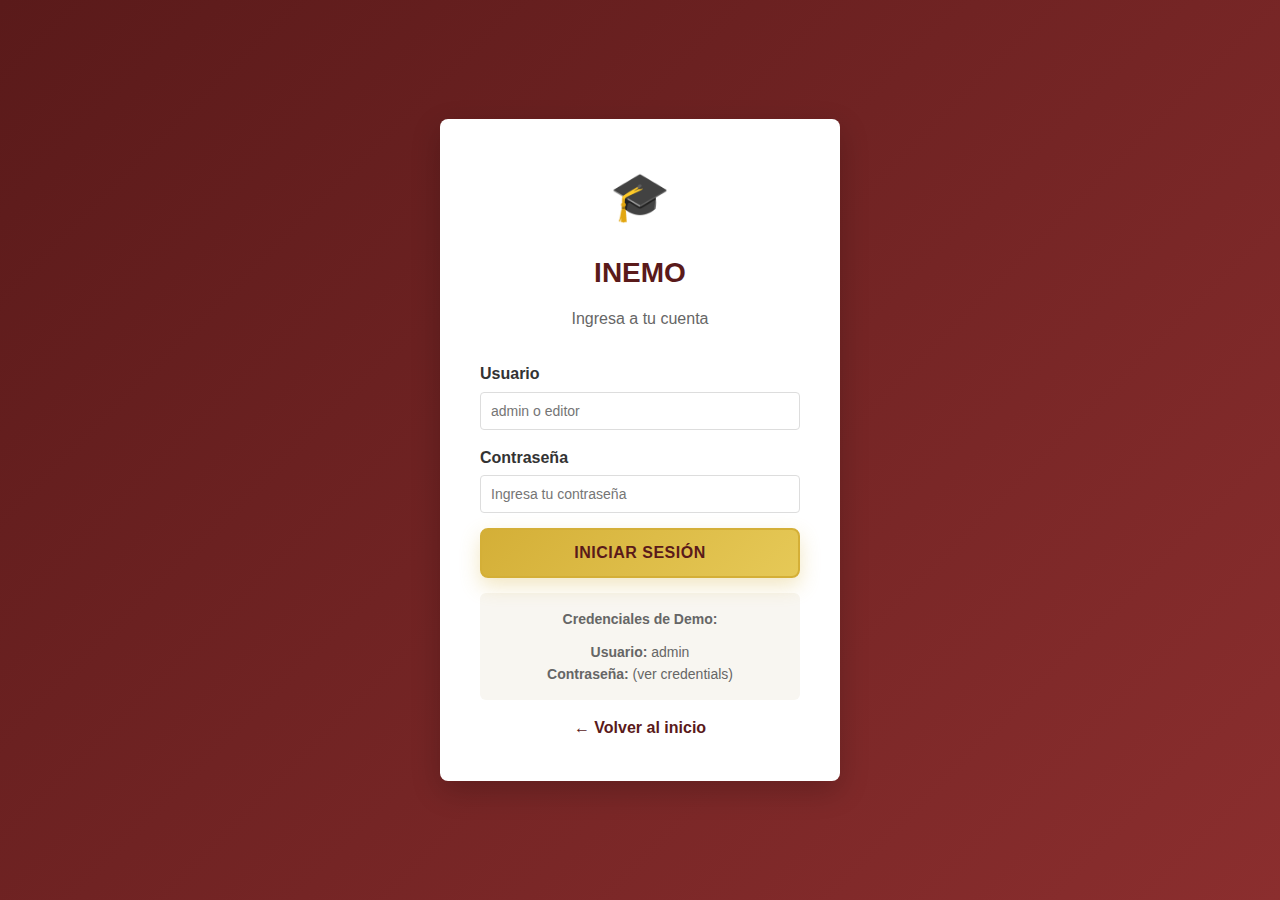
<file: frontend/pages/login.html>
<!DOCTYPE html>
<html lang="es">
<head>
    <meta charset="UTF-8">
    <meta name="viewport" content="width=device-width, initial-scale=1.0">
    <title>Login - INEMO</title>
    <link rel="stylesheet" href="../css/styles.css">
</head>
<body style="background: linear-gradient(135deg, var(--vinotinto) 0%, var(--vinotinto-claro) 100%); min-height: 100vh; display: flex; align-items: center; justify-content: center;">
    
    <div style="
        background: #fff;
        padding: 40px;
        border-radius: 8px;
        box-shadow: 0 10px 30px rgba(0,0,0,0.2);
        max-width: 400px;
        width: 90%;
    ">
        <div style="text-align: center; margin-bottom: 30px;">
            <div style="
                font-size: 48px;
                margin-bottom: 15px;
            ">🎓</div>
            <h1 style="color: var(--vinotinto); font-size: 28px; margin-bottom: 10px;">INEMO</h1>
            <p style="color: var(--texto-claro);">Ingresa a tu cuenta</p>
        </div>

        <div id="alert-container"></div>

        <form id="login-form">
            <div class="form-group">
                <label for="username">Usuario</label>
                <input type="text" id="username" placeholder="admin o editor" required>
            </div>
            <div class="form-group">
                <label for="password">Contraseña</label>
                <input type="password" id="password" placeholder="Ingresa tu contraseña" required>
            </div>
            <button type="submit" class="btn btn-primary" style="width: 100%; margin-bottom: 15px;">Iniciar Sesión</button>
        </form>

        <div style="
            background: var(--fondo);
            padding: 15px;
            border-radius: 6px;
            margin-bottom: 15px;
            font-size: 14px;
            text-align: center;
            color: var(--texto-claro);
        ">
            <p style="margin-bottom: 10px;"><strong>Credenciales de Demo:</strong></p>
            <p><strong>Usuario:</strong> admin</p>
            <p><strong>Contraseña:</strong> (ver credentials)</p>
        </div>

        <div style="text-align: center;">
            <a href="/" style="color: var(--vinotinto); text-decoration: none; font-weight: 600;">← Volver al inicio</a>
        </div>
    </div>

    <script src="../js/app.js"></script>
    <script>
        document.getElementById('login-form').addEventListener('submit', async (e) => {
            e.preventDefault();

            const username = document.getElementById('username').value;
            const password = document.getElementById('password').value;
            const alertContainer = document.getElementById('alert-container');

            try {
                const response = await apiRequest('/auth/login', {
                    method: 'POST',
                    body: JSON.stringify({ username, password })
                });

                saveAuth(response.token, response.user);
                alertContainer.innerHTML = '<div class="alert alert-success">✓ Login exitoso. Redirigiendo...</div>';

                setTimeout(() => {
                    window.location.href = '/frontend/admin/index.html';
                }, 1500);
            } catch (error) {
                alertContainer.innerHTML = `<div class="alert alert-error">✗ ${error.message}</div>`;
            }
        });

        // Redirigir si ya está autenticado
        if (getUser()) {
            window.location.href = '/frontend/admin/index.html';
        }
    </script>
</body>
</html>
</file>
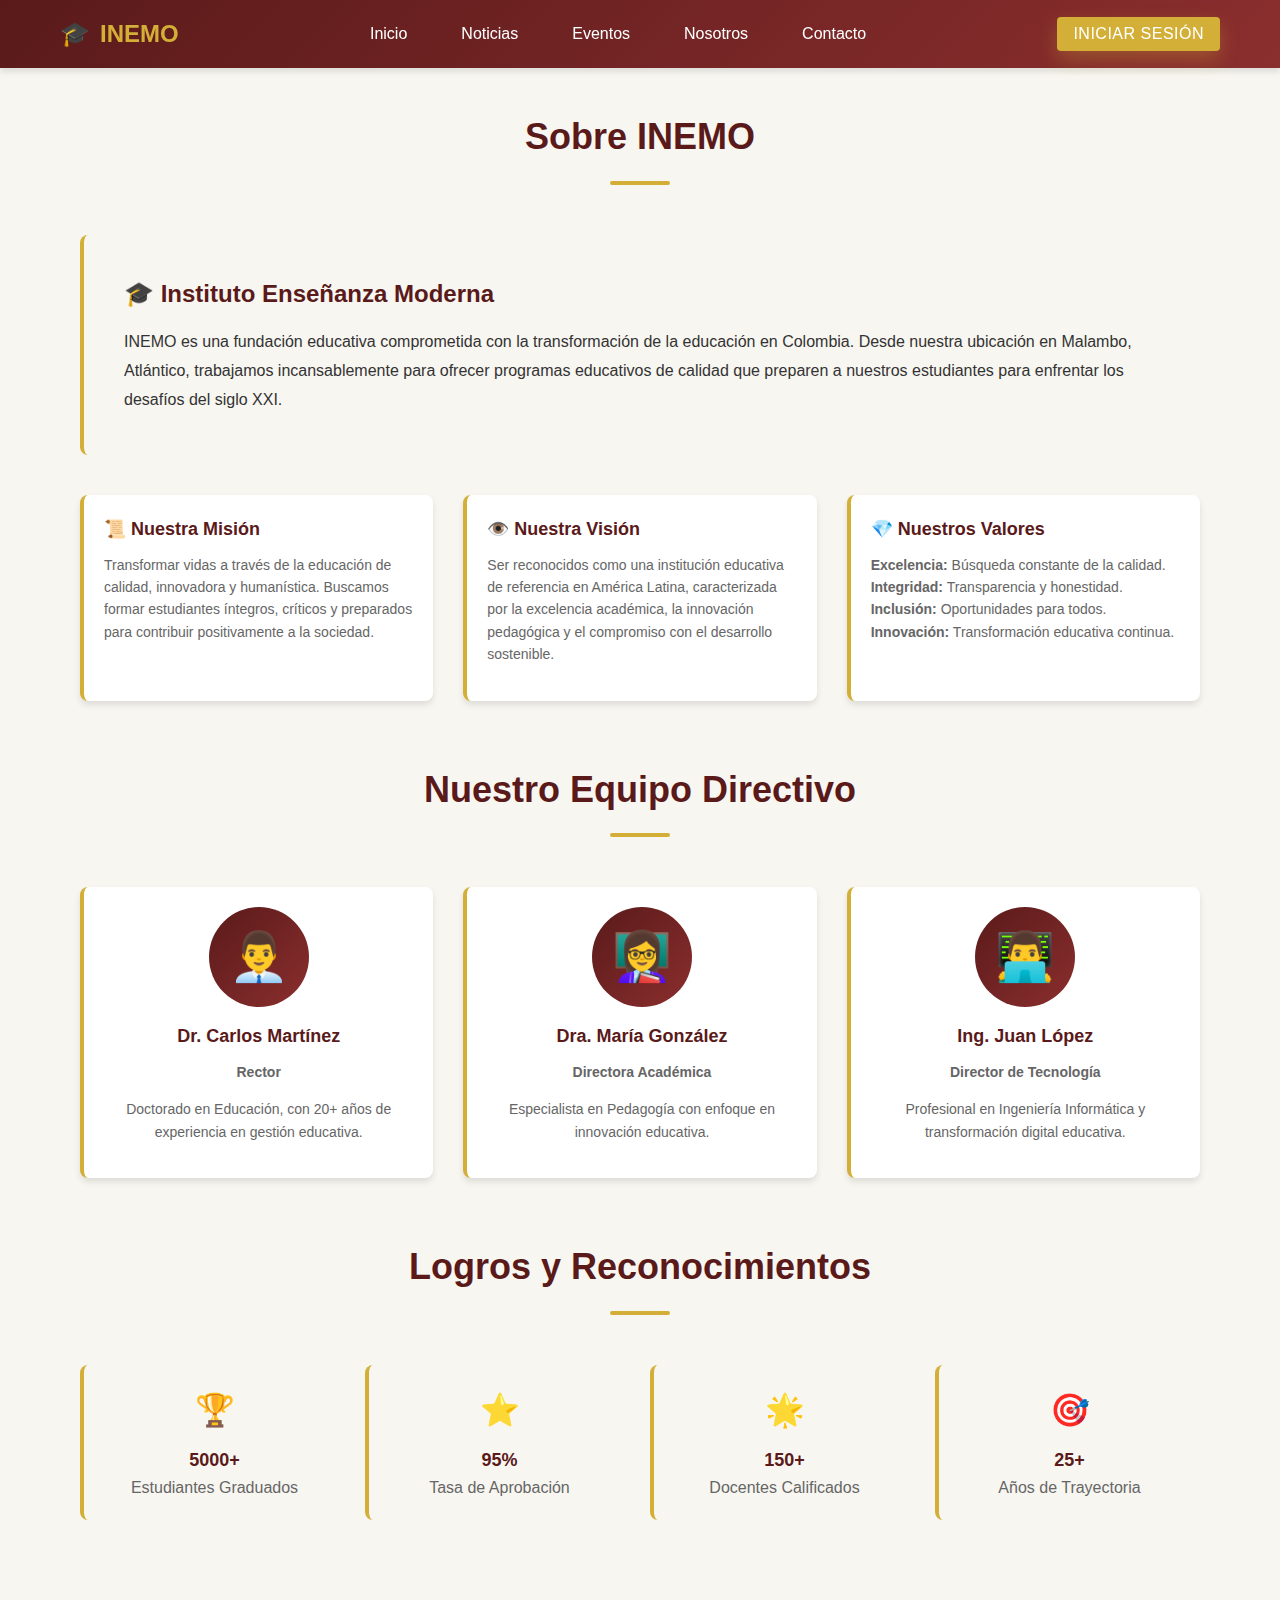
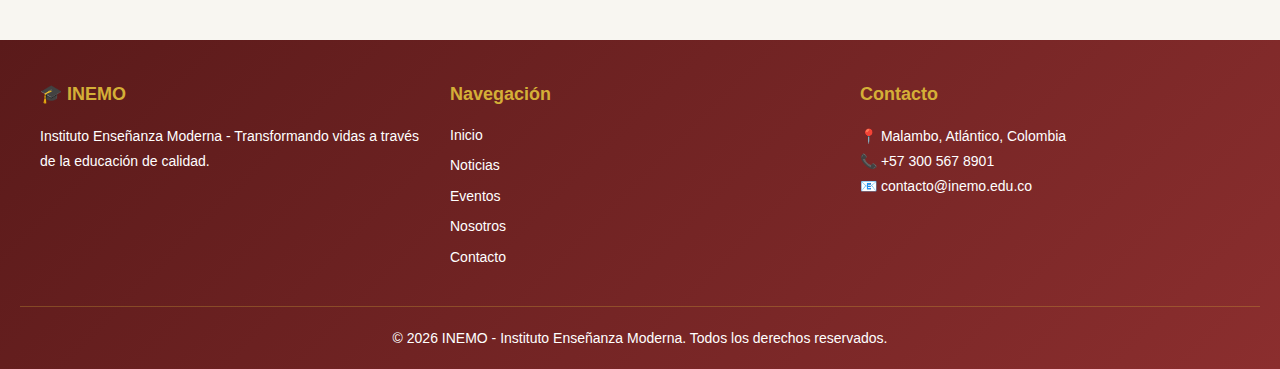
<file: frontend/pages/nosotros.html>
<!DOCTYPE html>
<html lang="es">
<head>
    <meta charset="UTF-8">
    <meta name="viewport" content="width=device-width, initial-scale=1.0">
    <title>Nosotros - INEMO</title>
    <link rel="stylesheet" href="../css/styles.css">
</head>
<body>
    <!-- Navegación -->
    <nav>
        <div class="navbar-container">
            <a href="/" class="logo">
                <span>🎓</span>
                <span>INEMO</span>
            </a>
            <ul class="nav-links">
                <li><a href="/">Inicio</a></li>
                <li><a href="noticias.html">Noticias</a></li>
                <li><a href="eventos.html">Eventos</a></li>
                <li><a href="nosotros.html">Nosotros</a></li>
                <li><a href="contacto.html">Contacto</a></li>
            </ul>
            <div class="nav-user"></div>
        </div>
    </nav>

    <section style="padding-top: 40px;">
        <div class="container">
            <h1 class="section-title">Sobre INEMO</h1>
            
            <div style="background: var(--fondo); padding: 40px; border-radius: 8px; border-left: 4px solid var(--oro); margin-bottom: 40px;">
                <h2 style="color: var(--vinotinto); margin-bottom: 15px;">🎓 Instituto Enseñanza Moderna</h2>
                <p style="font-size: 16px; line-height: 1.8; color: var(--texto);">
                    INEMO es una fundación educativa comprometida con la transformación de la educación en Colombia. 
                    Desde nuestra ubicación en Malambo, Atlántico, trabajamos incansablemente para ofrecer programas 
                    educativos de calidad que preparen a nuestros estudiantes para enfrentar los desafíos del siglo XXI.
                </p>
            </div>

            <div class="cards-grid">
                <div class="card">
                    <h3>📜 Nuestra Misión</h3>
                    <p>
                        Transformar vidas a través de la educación de calidad, innovadora y humanística. 
                        Buscamos formar estudiantes íntegros, críticos y preparados para contribuir positivamente 
                        a la sociedad.
                    </p>
                </div>
                <div class="card">
                    <h3>👁️ Nuestra Visión</h3>
                    <p>
                        Ser reconocidos como una institución educativa de referencia en América Latina, 
                        caracterizada por la excelencia académica, la innovación pedagógica y el compromiso 
                        con el desarrollo sostenible.
                    </p>
                </div>
                <div class="card">
                    <h3>💎 Nuestros Valores</h3>
                    <p>
                        <strong>Excelencia:</strong> Búsqueda constante de la calidad.<br>
                        <strong>Integridad:</strong> Transparencia y honestidad.<br>
                        <strong>Inclusión:</strong> Oportunidades para todos.<br>
                        <strong>Innovación:</strong> Transformación educativa continua.
                    </p>
                </div>
            </div>

            <h2 class="section-title" style="margin-top: 60px;">Nuestro Equipo Directivo</h2>
            <div class="cards-grid">
                <div class="card" style="text-align: center;">
                    <div style="
                        width: 100px;
                        height: 100px;
                        background: linear-gradient(135deg, var(--vinotinto), var(--vinotinto-claro));
                        border-radius: 50%;
                        margin: 0 auto 15px;
                        display: flex;
                        align-items: center;
                        justify-content: center;
                        font-size: 48px;
                    ">👨‍💼</div>
                    <h3>Dr. Carlos Martínez</h3>
                    <p><strong>Rector</strong></p>
                    <p style="font-size: 14px; color: var(--texto-claro);">Doctorado en Educación, con 20+ años de experiencia en gestión educativa.</p>
                </div>
                <div class="card" style="text-align: center;">
                    <div style="
                        width: 100px;
                        height: 100px;
                        background: linear-gradient(135deg, var(--vinotinto), var(--vinotinto-claro));
                        border-radius: 50%;
                        margin: 0 auto 15px;
                        display: flex;
                        align-items: center;
                        justify-content: center;
                        font-size: 48px;
                    ">👩‍🏫</div>
                    <h3>Dra. María González</h3>
                    <p><strong>Directora Académica</strong></p>
                    <p style="font-size: 14px; color: var(--texto-claro);">Especialista en Pedagogía con enfoque en innovación educativa.</p>
                </div>
                <div class="card" style="text-align: center;">
                    <div style="
                        width: 100px;
                        height: 100px;
                        background: linear-gradient(135deg, var(--vinotinto), var(--vinotinto-claro));
                        border-radius: 50%;
                        margin: 0 auto 15px;
                        display: flex;
                        align-items: center;
                        justify-content: center;
                        font-size: 48px;
                    ">👨‍💻</div>
                    <h3>Ing. Juan López</h3>
                    <p><strong>Director de Tecnología</strong></p>
                    <p style="font-size: 14px; color: var(--texto-claro);">Profesional en Ingeniería Informática y transformación digital educativa.</p>
                </div>
            </div>

            <h2 class="section-title" style="margin-top: 60px;">Logros y Reconocimientos</h2>
            <div style="display: grid; grid-template-columns: repeat(auto-fit, minmax(200px, 1fr)); gap: 20px;">
                <div style="
                    background: var(--fondo);
                    padding: 20px;
                    border-radius: 8px;
                    text-align: center;
                    border-left: 4px solid var(--oro);
                ">
                    <p style="font-size: 32px; margin-bottom: 10px; color: var(--oro);">🏆</p>
                    <p style="font-weight: 600; color: var(--vinotinto); font-size: 18px;">5000+</p>
                    <p style="color: var(--texto-claro);">Estudiantes Graduados</p>
                </div>
                <div style="
                    background: var(--fondo);
                    padding: 20px;
                    border-radius: 8px;
                    text-align: center;
                    border-left: 4px solid var(--oro);
                ">
                    <p style="font-size: 32px; margin-bottom: 10px; color: var(--oro);">⭐</p>
                    <p style="font-weight: 600; color: var(--vinotinto); font-size: 18px;">95%</p>
                    <p style="color: var(--texto-claro);">Tasa de Aprobación</p>
                </div>
                <div style="
                    background: var(--fondo);
                    padding: 20px;
                    border-radius: 8px;
                    text-align: center;
                    border-left: 4px solid var(--oro);
                ">
                    <p style="font-size: 32px; margin-bottom: 10px; color: var(--oro);">🌟</p>
                    <p style="font-weight: 600; color: var(--vinotinto); font-size: 18px;">150+</p>
                    <p style="color: var(--texto-claro);">Docentes Calificados</p>
                </div>
                <div style="
                    background: var(--fondo);
                    padding: 20px;
                    border-radius: 8px;
                    text-align: center;
                    border-left: 4px solid var(--oro);
                ">
                    <p style="font-size: 32px; margin-bottom: 10px; color: var(--oro);">🎯</p>
                    <p style="font-weight: 600; color: var(--vinotinto); font-size: 18px;">25+</p>
                    <p style="color: var(--texto-claro);">Años de Trayectoria</p>
                </div>
            </div>
        </div>
    </section>

    <!-- Footer -->
    <footer>
        <div class="footer-content">
            <div class="footer-section">
                <h4>🎓 INEMO</h4>
                <p>Instituto Enseñanza Moderna - Transformando vidas a través de la educación de calidad.</p>
            </div>
            <div class="footer-section">
                <h4>Navegación</h4>
                <a href="/">Inicio</a>
                <a href="noticias.html">Noticias</a>
                <a href="eventos.html">Eventos</a>
                <a href="nosotros.html">Nosotros</a>
                <a href="contacto.html">Contacto</a>
            </div>
            <div class="footer-section">
                <h4>Contacto</h4>
                <p>📍 Malambo, Atlántico, Colombia</p>
                <p>📞 +57 300 567 8901</p>
                <p>📧 contacto@inemo.edu.co</p>
            </div>
        </div>
        <div class="footer-bottom">
            <p>&copy; 2026 INEMO - Instituto Enseñanza Moderna. Todos los derechos reservados.</p>
        </div>
    </footer>

    <script src="../js/app.js"></script>
</body>
</html>
</file>
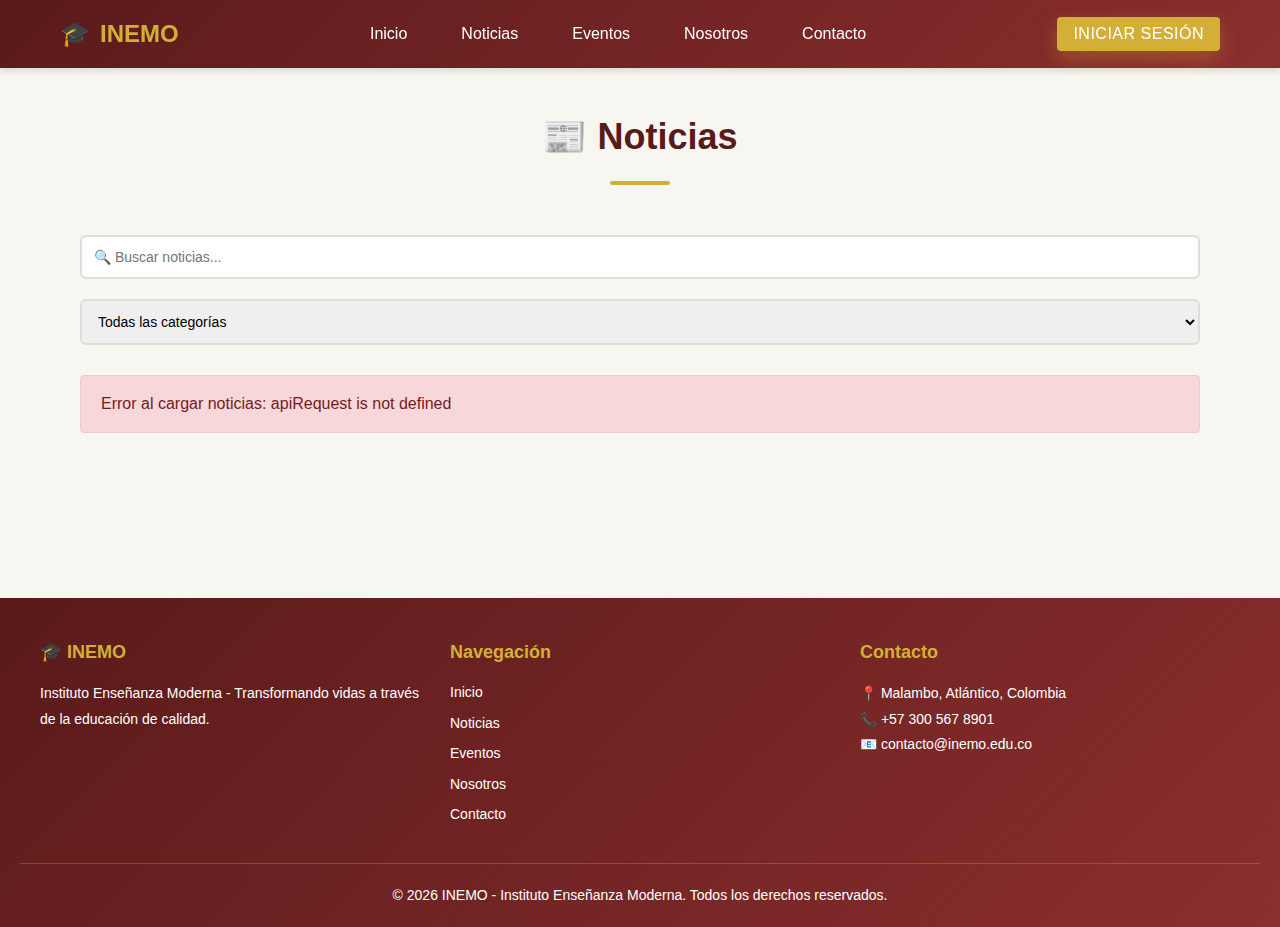
<file: frontend/pages/noticias.html>
<!DOCTYPE html>
<html lang="es">
<head>
    <meta charset="UTF-8">
    <meta name="viewport" content="width=device-width, initial-scale=1.0">
    <title>Noticias - INEMO</title>
    <link rel="stylesheet" href="../css/styles.css">
</head>
<body>
    <!-- Navegación -->
    <nav>
        <div class="navbar-container">
            <a href="/" class="logo">
                <span>🎓</span>
                <span>INEMO</span>
            </a>
            <ul class="nav-links">
                <li><a href="/">Inicio</a></li>
                <li><a href="noticias.html">Noticias</a></li>
                <li><a href="eventos.html">Eventos</a></li>
                <li><a href="nosotros.html">Nosotros</a></li>
                <li><a href="contacto.html">Contacto</a></li>
            </ul>
            <div class="nav-user"></div>
        </div>
    </nav>

    <section style="padding-top: 40px;">
        <div class="container">
            <h1 class="section-title">📰 Noticias</h1>
            
            <div style="display: flex; gap: 20px; margin-bottom: 30px; flex-wrap: wrap;">
                <input type="text" id="search" placeholder="🔍 Buscar noticias..." style="padding: 12px; border-radius: 6px; border: 2px solid var(--borde); flex: 1; min-width: 200px;">
                <select id="categoria" style="padding: 12px; border-radius: 6px; border: 2px solid var(--borde); min-width: 150px;">
                    <option value="">Todas las categorías</option>
                    <option value="General">General</option>
                    <option value="Becas">Becas</option>
                    <option value="Programas">Programas</option>
                </select>
            </div>

            <div id="noticias-container" class="cards-grid">
                <div class="loading"><div class="spinner"></div>Cargando noticias...</div>
            </div>
        </div>
    </section>

    <!-- Modal para detalles -->
    <div id="modal-noticia" class="modal">
        <div class="modal-content">
            <button class="modal-close">×</button>
            <div id="modal-body"></div>
        </div>
    </div>

    <!-- Footer -->
    <footer>
        <div class="footer-content">
            <div class="footer-section">
                <h4>🎓 INEMO</h4>
                <p>Instituto Enseñanza Moderna - Transformando vidas a través de la educación de calidad.</p>
            </div>
            <div class="footer-section">
                <h4>Navegación</h4>
                <a href="/">Inicio</a>
                <a href="noticias.html">Noticias</a>
                <a href="eventos.html">Eventos</a>
                <a href="nosotros.html">Nosotros</a>
                <a href="contacto.html">Contacto</a>
            </div>
            <div class="footer-section">
                <h4>Contacto</h4>
                <p>📍 Malambo, Atlántico, Colombia</p>
                <p>📞 +57 300 567 8901</p>
                <p>📧 contacto@inemo.edu.co</p>
            </div>
        </div>
        <div class="footer-bottom">
            <p>&copy; 2026 INEMO - Instituto Enseñanza Moderna. Todos los derechos reservados.</p>
        </div>
    </footer>

    <script src="../js/app.js"></script>
    <script>
        let todasLasNoticias = [];

        async function cargarNoticias() {
            try {
                todasLasNoticias = await apiRequest('/noticias');
                mostrarNoticias(todasLasNoticias);
            } catch (error) {
                document.getElementById('noticias-container').innerHTML = `
                    <div class="alert alert-error" style="grid-column: 1/-1;">Error al cargar noticias: ${error.message}</div>
                `;
            }
        }

        function mostrarNoticias(noticias) {
            const container = document.getElementById('noticias-container');
            
            if (noticias.length === 0) {
                container.innerHTML = '<p style="grid-column: 1/-1; text-align: center;">No hay noticias disponibles.</p>';
                return;
            }

            container.innerHTML = noticias.map(noticia => `
                <div class="card" onclick="abrirNoticia(${noticia.id})">
                    <img src="${noticia.imagen}" alt="${noticia.titulo}">
                    <span class="fecha">${formatDate(noticia.fecha)}</span>
                    <h3>${noticia.titulo}</h3>
                    <p>${noticia.contenido.substring(0, 100)}...</p>
                    <small style="color: var(--oro);">Por: ${noticia.autor} | ${noticia.categoria}</small>
                </div>
            `).join('');
        }

        function filtrarNoticias() {
            const search = document.getElementById('search').value.toLowerCase();
            const categoria = document.getElementById('categoria').value;

            const filtradas = todasLasNoticias.filter(n => 
                (n.titulo.toLowerCase().includes(search) || n.contenido.toLowerCase().includes(search)) &&
                (categoria === '' || n.categoria === categoria)
            );

            mostrarNoticias(filtradas);
        }

        function abrirNoticia(id) {
            const noticia = todasLasNoticias.find(n => n.id === id);
            if (!noticia) return;

            const modal = new Modal('modal-noticia');
            document.getElementById('modal-body').innerHTML = `
                <img src="${noticia.imagen}" alt="${noticia.titulo}" style="width: 100%; border-radius: 6px; margin-bottom: 20px;">
                <h2 style="color: var(--vinotinto);">${noticia.titulo}</h2>
                <div style="display: flex; gap: 15px; margin: 15px 0; font-size: 14px; color: var(--texto-claro);">
                    <span>📅 ${formatDate(noticia.fecha)}</span>
                    <span>✍️ ${noticia.autor}</span>
                    <span>🏷️ ${noticia.categoria}</span>
                </div>
                <p style="line-height: 1.8;">${noticia.contenido}</p>
            `;
            modal.open();
        }

        document.getElementById('search').addEventListener('input', filtrarNoticias);
        document.getElementById('categoria').addEventListener('change', filtrarNoticias);

        cargarNoticias();
    </script>
</body>
</html>
</file>
<file: frontend/css/styles.css>
:root {
  --vinotinto: #5a1a1a;
  --vinotinto-claro: #8b2e2e;
  --vinotinto-oscuro: #3d1111;
  --oro: #d4af37;
  --oro-claro: #e6c957;
  --oro-oscuro: #b8941e;
  --fondo: #f8f6f1;
  --texto: #333;
  --texto-claro: #666;
  --borde: #e0ddd8;
  --sombra: rgba(0, 0, 0, 0.1);
  --transition: all 0.3s ease;
}

* {
  margin: 0;
  padding: 0;
  box-sizing: border-box;
}

body {
  font-family: 'Segoe UI', Tahoma, Geneva, Verdana, sans-serif;
  color: var(--texto);
  background-color: var(--fondo);
  line-height: 1.6;
}

/* Barra de navegación */
nav {
  background: linear-gradient(135deg, var(--vinotinto) 0%, var(--vinotinto-claro) 100%);
  padding: 0;
  box-shadow: 0 4px 6px var(--sombra);
  position: sticky;
  top: 0;
  z-index: 100;
}

.navbar-container {
  max-width: 1200px;
  margin: 0 auto;
  display: flex;
  justify-content: space-between;
  align-items: center;
  padding: 0 20px;
  flex-wrap: wrap;
}

.logo {
  font-size: 24px;
  font-weight: bold;
  color: var(--oro);
  text-decoration: none;
  display: flex;
  align-items: center;
  gap: 10px;
  padding: 15px 0;
}

.logo:hover {
  color: var(--oro-claro);
}

.nav-links {
  display: flex;
  list-style: none;
  gap: 30px;
  align-items: center;
}

.nav-links a {
  color: #fff;
  text-decoration: none;
  transition: var(--transition);
  font-weight: 500;
  padding: 8px 12px;
  border-radius: 4px;
}

.nav-links a:hover,
.nav-links a.active {
  background-color: var(--oro);
  color: var(--vinotinto);
}

/* Menú Hamburguesa */
.hamburger {
  display: none;
  flex-direction: column;
  cursor: pointer;
  gap: 5px;
}

.hamburger .bar {
  width: 25px;
  height: 3px;
  background: var(--oro);
  border-radius: 3px;
  transition: all 0.3s ease;
}

.hamburger.active .bar:nth-child(1) {
  transform: rotate(45deg) translate(8px, 8px);
}

.hamburger.active .bar:nth-child(2) {
  opacity: 0;
}

.hamburger.active .bar:nth-child(3) {
  transform: rotate(-45deg) translate(8px, -8px);
}

@media (max-width: 768px) {
  .hamburger {
    display: flex;
  }

  .nav-links {
    position: absolute;
    top: 60px;
    left: 0;
    width: 100%;
    background: linear-gradient(135deg, var(--vinotinto) 0%, var(--vinotinto-claro) 100%);
    flex-direction: column;
    gap: 0;
    max-height: 0;
    overflow: hidden;
    transition: max-height 0.3s ease;
  }

  .nav-links.active {
    max-height: 300px;
  }

  .nav-links li {
    padding: 0;
  }

  .nav-links a {
    display: block;
    padding: 15px 20px;
    border-radius: 0;
    border-bottom: 1px solid rgba(212, 175, 55, 0.2);
  }
}
.nav-user {
  display: flex;
  gap: 15px;
  align-items: center;
}

.nav-user a,
.nav-user button {
  color: #fff;
  text-decoration: none;
  background: var(--oro);
  padding: 8px 16px;
  border-radius: 4px;
  border: none;
  cursor: pointer;
  font-weight: 500;
  transition: var(--transition);
}

.nav-user a:hover,
.nav-user button:hover {
  background: var(--oro-claro);
  color: var(--vinotinto-oscuro);
}

.logout-btn {
  background: #e74c3c !important;
}

.logout-btn:hover {
  background: #c0392b !important;
}

/* Hero */
.hero {
  background: linear-gradient(135deg, var(--vinotinto) 0%, var(--vinotinto-claro) 50%, var(--vinotinto) 100%);
  color: #fff;
  padding: 80px 20px;
  text-align: center;
  position: relative;
  overflow: hidden;
  box-shadow: inset 0 -10px 40px rgba(212, 175, 55, 0.2);
}

.hero::before {
  content: '';
  position: absolute;
  top: -50%;
  right: -10%;
  width: 600px;
  height: 600px;
  background: radial-gradient(circle, rgba(212, 175, 55, 0.15) 0%, transparent 70%);
  border-radius: 50%;
  pointer-events: none;
}

.hero-content {
  max-width: 1200px;
  margin: 0 auto;
  position: relative;
  z-index: 1;
}

.hero h1 {
  font-size: 54px;
  margin-bottom: 20px;
  color: var(--oro);
  font-weight: 700;
  letter-spacing: 2px;
  text-shadow: 0 0 30px rgba(212, 175, 55, 0.5), 0 4px 15px rgba(0, 0, 0, 0.3);
}

.hero p {
  font-size: 22px;
  margin-bottom: 30px;
  color: rgba(255, 255, 255, 0.95);
  font-weight: 300;
  letter-spacing: 0.5px;
}

/* Hero Responsive */
@media (max-width: 1024px) {
  .hero {
    padding: 60px 20px;
  }

  .hero h1 {
    font-size: 42px;
    letter-spacing: 1px;
  }

  .hero p {
    font-size: 18px;
  }
}

@media (max-width: 768px) {
  .hero {
    padding: 50px 15px;
  }

  .hero::before {
    width: 400px;
    height: 400px;
  }

  .hero h1 {
    font-size: 36px;
    margin-bottom: 15px;
  }

  .hero p {
    font-size: 16px;
    margin-bottom: 20px;
  }

  .hero-buttons {
    flex-direction: column;
    gap: 10px;
  }

  .btn {
    width: 100%;
  }
}

@media (max-width: 480px) {
  .hero {
    padding: 40px 15px;
  }

  .hero h1 {
    font-size: 28px;
    letter-spacing: 0px;
  }

  .hero p {
    font-size: 14px;
  }

  .hero::before {
    width: 300px;
    height: 300px;
    right: -20%;
  }
}

.hero-buttons {
  display: flex;
  gap: 15px;
  justify-content: center;
  flex-wrap: wrap;
}
/* Contenedor principal */
.container {
  max-width: 1200px;
  margin: 0 auto;
  padding: 0 20px;
}

section {
  padding: 60px 20px;
  max-width: 1200px;
  margin: 0 auto;
}

/* Botones */
.btn {
  padding: 14px 28px;
  border: 2px solid transparent;
  border-radius: 8px;
  font-size: 16px;
  font-weight: 700;
  cursor: pointer;
  transition: all 0.4s cubic-bezier(0.25, 0.46, 0.45, 0.94);
  text-decoration: none;
  display: inline-block;
  text-align: center;
  letter-spacing: 0.5px;
  text-transform: uppercase;
}

.btn-primary {
  background: linear-gradient(135deg, var(--oro), var(--oro-claro));
  color: var(--vinotinto);
  border: 2px solid var(--oro);
  box-shadow: 0 8px 20px rgba(212, 175, 55, 0.3);
}

.btn-primary:hover {
  background: linear-gradient(135deg, var(--oro-claro), var(--oro));
  transform: translateY(-4px);
  box-shadow: 0 15px 40px rgba(212, 175, 55, 0.5), inset 0 1px 10px rgba(255, 255, 255, 0.3);
  filter: brightness(1.1);
}

  transform: translateY(-2px);
}

.btn-secondary {
  background: linear-gradient(135deg, var(--vinotinto), var(--vinotinto-claro));
  color: #fff;
  border: 2px solid var(--oro);
  box-shadow: 0 8px 20px rgba(212, 175, 55, 0.2);
}

.btn-secondary:hover {
  background: linear-gradient(135deg, var(--vinotinto-claro), var(--vinotinto));
  border-color: var(--oro-claro);
  transform: translateY(-4px);
  box-shadow: 0 15px 40px rgba(212, 175, 55, 0.4);
  filter: brightness(1.1);
}

.btn-secondary:active {
  transform: translateY(-2px);
}

.btn-outline {
  background: linear-gradient(135deg, transparent, rgba(212, 175, 55, 0.05));
  color: var(--oro);
  border: 2px solid var(--oro);
  box-shadow: 0 4px 15px rgba(212, 175, 55, 0.2);
}

.btn-outline:hover {
  background: linear-gradient(135deg, rgba(212, 175, 55, 0.1), rgba(212, 175, 55, 0.05));
  color: var(--oro-claro);
  border-color: var(--oro-claro);
  transform: translateY(-4px);
  box-shadow: 0 12px 30px rgba(212, 175, 55, 0.4);
}

.btn-outline:active {
  transform: translateY(-2px);
}
/* Tarjetas */
.card {
  background: #fff;
  border-radius: 8px;
  padding: 20px;
  box-shadow: 0 4px 6px var(--sombra);
  transition: var(--transition);
  border-left: 4px solid var(--oro);
}

.card:hover {
  transform: translateY(-5px);
  box-shadow: 0 8px 16px var(--sombra);
}

.card img {
  width: 100%;
  height: 200px;
  object-fit: cover;
  border-radius: 6px;
  margin-bottom: 15px;
}

.card h3 {
  color: var(--vinotinto);
  margin-bottom: 10px;
  font-size: 18px;
}

.card p {
  color: var(--texto-claro);
  margin-bottom: 15px;
  font-size: 14px;
}

.card .fecha {
  color: var(--oro);
  font-size: 12px;
  font-weight: 600;
}

/* Grid de tarjetas */
.cards-grid {
  display: grid;
  grid-template-columns: repeat(auto-fill, minmax(280px, 1fr));
  gap: 30px;
  margin: 30px 0;
}

/* Carrusel */
.carousel {
  position: relative;
  background: var(--fondo);
  border-radius: 8px;
  overflow: hidden;
  box-shadow: 0 4px 6px var(--sombra);
}

.carousel-container {
  position: relative;
  display: flex;
  align-items: center;
  height: 400px;
}

.carousel-slide {
  display: none;
  width: 100%;
  height: 100%;
}

.carousel-slide.active {
  display: flex;
}

.carousel-slide img {
  width: 100%;
  height: 100%;
  object-fit: cover;
}

.carousel-slide-content {
  position: absolute;
  bottom: 0;
  left: 0;
  right: 0;
  background: linear-gradient(to top, rgba(0,0,0,0.8), transparent);
  color: #fff;
  padding: 40px 20px 20px;
}

.carousel-controls {
  position: absolute;
  bottom: 20px;
  left: 50%;
  transform: translateX(-50%);
  display: flex;
  gap: 10px;
  z-index: 10;
}

.carousel-dot {
  width: 12px;
  height: 12px;
  border-radius: 50%;
  background: rgba(255, 255, 255, 0.5);
  cursor: pointer;
  transition: var(--transition);
  border: 2px solid transparent;
}

.carousel-dot.active {
  background: var(--oro);
  border-color: #fff;
}

.carousel-btn {
  position: absolute;
  top: 50%;
  transform: translateY(-50%);
  background: rgba(0, 0, 0, 0.5);
  color: var(--oro);
  border: none;
  padding: 15px 20px;
  font-size: 24px;
  cursor: pointer;
  transition: var(--transition);
  z-index: 10;
}

.carousel-btn:hover {
  background: rgba(0, 0, 0, 0.8);
}

.carousel-btn.prev {
  left: 20px;
}

.carousel-btn.next {
  right: 20px;
}

/* Formularios */
.form-group {
  margin-bottom: 20px;
}

label {
  display: block;
  margin-bottom: 8px;
  font-weight: 600;
  color: var(--vinotinto);
}

input,
textarea,
select {
  width: 100%;
  padding: 12px;
  border: 2px solid var(--borde);
  border-radius: 6px;
  font-size: 14px;
  font-family: inherit;
  transition: var(--transition);
}

input:focus,
textarea:focus,
select:focus {
  outline: none;
  border-color: var(--oro);
  box-shadow: 0 0 0 3px rgba(212, 175, 55, 0.1);
}

textarea {
  resize: vertical;
  min-height: 120px;
}

/* Modal */
.modal {
  display: none;
  position: fixed;
  top: 0;
  left: 0;
  width: 100%;
  height: 100%;
  background: rgba(0, 0, 0, 0.5);
  z-index: 1000;
  align-items: center;
  justify-content: center;
}

.modal.active {
  display: flex;
}

.modal-content {
  background: #fff;
  padding: 30px;
  border-radius: 8px;
  max-width: 500px;
  width: 90%;
  box-shadow: 0 10px 30px var(--sombra);
  position: relative;
  animation: slideIn 0.3s ease;
}

@keyframes slideIn {
  from {
    transform: translateY(-50px);
    opacity: 0;
  }
  to {
    transform: translateY(0);
    opacity: 1;
  }
}

.modal-close {
  position: absolute;
  top: 15px;
  right: 15px;
  background: none;
  border: none;
  font-size: 28px;
  cursor: pointer;
  color: var(--texto-claro);
}

.modal-title {
  color: var(--vinotinto);
  margin-bottom: 20px;
  font-size: 24px;
}

/* Mapa */
.map-container {
  width: 100%;
  height: 400px;
  border-radius: 8px;
  overflow: hidden;
  box-shadow: 0 4px 6px var(--sombra);
  margin: 20px 0;
}

#map {
  width: 100%;
  height: 100%;
}

/* Footer */
footer {
  background: linear-gradient(135deg, var(--vinotinto) 0%, var(--vinotinto-claro) 100%);
  color: #fff;
  padding: 40px 20px 20px;
  margin-top: 60px;
}

.footer-content {
  max-width: 1200px;
  margin: 0 auto;
  display: grid;
  grid-template-columns: repeat(auto-fit, minmax(250px, 1fr));
  gap: 30px;
  margin-bottom: 30px;
}

.footer-section h4 {
  color: var(--oro);
  margin-bottom: 15px;
  font-size: 18px;
}

.footer-section p {
  font-size: 14px;
  line-height: 1.8;
}

.footer-section a {
  color: #fff;
  text-decoration: none;
  transition: var(--transition);
  display: block;
  margin-bottom: 8px;
  font-size: 14px;
}

.footer-section a:hover {
  color: var(--oro);
}

.social-links {
  display: flex;
  gap: 15px;
  margin-top: 15px;
}

.social-links a {
  display: inline-flex;
  align-items: center;
  justify-content: center;
  width: 40px;
  height: 40px;
  background: var(--oro);
  color: var(--vinotinto);
  border-radius: 50%;
  text-decoration: none;
  font-size: 18px;
  transition: var(--transition);
}

.social-links a:hover {
  background: var(--oro-claro);
  transform: translateY(-3px);
}

.footer-bottom {
  border-top: 1px solid rgba(212, 175, 55, 0.3);
  padding-top: 20px;
  text-align: center;
  font-size: 14px;
}

/* Secciones con títulos */
.section-title {
  color: var(--vinotinto);
  font-size: 36px;
  margin-bottom: 30px;
  text-align: center;
  position: relative;
  padding-bottom: 20px;
}

.section-title::after {
  content: '';
  display: block;
  width: 60px;
  height: 4px;
  background: var(--oro);
  margin: 15px auto 0;
  border-radius: 2px;
}

/* Notificaciones */
.alert {
  padding: 15px 20px;
  border-radius: 6px;
  margin-bottom: 20px;
  display: flex;
  align-items: center;
  gap: 15px;
  animation: slideIn 0.3s ease;
}

.alert-success {
  background: #d4edda;
  border-left: 4px solid #28a745;
  color: #155724;
}

.alert-error {
  background: #f8d7da;
  border-left: 4px solid #dc3545;
  color: #721c24;
}

.alert-info {
  background: #d1ecf1;
  border-left: 4px solid #17a2b8;
  color: #0c5460;
}

/* Loading */
.loading {
  text-align: center;
  padding: 40px;
  color: var(--vinotinto);
}

.spinner {
  border: 4px solid var(--borde);
  border-top: 4px solid var(--oro);
  border-radius: 50%;
  width: 40px;
  height: 40px;
  animation: spin 1s linear infinite;
  margin: 0 auto 20px;
}

@keyframes spin {
  0% { transform: rotate(0deg); }
  100% { transform: rotate(360deg); }
}

/* Panel Admin */
.admin-container {
  display: grid;
  grid-template-columns: 250px 1fr;
  gap: 20px;
  margin-top: 20px;
  min-height: calc(100vh - 200px);
}

.admin-sidebar {
  background: #fff;
  border-radius: 8px;
  padding: 20px;
  box-shadow: 0 4px 6px var(--sombra);
  height: fit-content;
  position: sticky;
  top: 100px;
}

.admin-sidebar a,
.admin-sidebar button {
  display: block;
  width: 100%;
  margin-bottom: 10px;
  padding: 12px;
  background: var(--fondo);
  color: var(--vinotinto);
  border: 2px solid var(--borde);
  text-decoration: none;
  border-radius: 6px;
  cursor: pointer;
  transition: var(--transition);
  font-weight: 500;
}

.admin-sidebar a:hover,
.admin-sidebar button:hover,
.admin-sidebar a.active,
.admin-sidebar button.active {
  background: var(--oro);
  color: var(--vinotinto);
  border-color: var(--oro);
}

.admin-main {
  background: #fff;
  border-radius: 8px;
  padding: 30px;
  box-shadow: 0 4px 6px var(--sombra);
}

.admin-table {
  width: 100%;
  border-collapse: collapse;
  margin-top: 20px;
}

.admin-table thead {
  background: var(--vinotinto);
  color: #fff;
}

.admin-table th,
.admin-table td {
  padding: 12px;
  text-align: left;
  border-bottom: 1px solid var(--borde);
}

.admin-table tr:hover {
  background: var(--fondo);
}

.admin-table .actions {
  display: flex;
  gap: 10px;
}

.admin-table .btn {
  padding: 6px 12px;
  font-size: 12px;
}

/* Responsive */
@media (max-width: 768px) {
  .nav-links {
    gap: 15px;
    font-size: 14px;
  }

  .hero h1 {
    font-size: 32px;
  }

  .hero p {
    font-size: 16px;
  }

  .cards-grid {
    grid-template-columns: 1fr;
  }

  .carousel-container {
    height: 250px;
  }

  .admin-container {
    grid-template-columns: 1fr;
  }

  .admin-sidebar {
    display: grid;
    grid-template-columns: repeat(auto-fit, minmax(100px, 1fr));
    height: auto;
    position: static;
  }

  section {
    padding: 40px 15px;
  }

  .section-title {
    font-size: 24px;
  }

  .modal-content {
    width: 95%;
  }

  .footer-content {
    grid-template-columns: 1fr;
  }

  .navbar-container {
    padding: 10px;
  }

  .nav-links {
    width: 100%;
    gap: 10px;
    justify-content: space-around;
  }
}

@media (max-width: 480px) {
  .nav-links {
    flex-wrap: wrap;
    gap: 5px;
  }

  .navbar-container {
    gap: 10px;
  }

  .logo {
    font-size: 18px;
  }

  .hero h1 {
    font-size: 24px;
  }

  .btn {
    padding: 10px 16px;
    font-size: 14px;
  }

  .admin-table {
    font-size: 12px;
  }

  .admin-table th,
  .admin-table td {
    padding: 8px;
  }
}

/* Sistema de páginas SPA */
.page {
  display: none;
}

.page.active {
  display: block;
}

.container {
  max-width: 1200px;
  margin: 0 auto;
  padding: 0 20px;
}

/* Modales */
.modal-overlay {
  display: none;
  position: fixed;
  top: 0;
  left: 0;
  right: 0;
  bottom: 0;
  background: rgba(0, 0, 0, 0.5);
  z-index: 1000;
  align-items: center;
  justify-content: center;
}

.modal-overlay.active {
  display: flex;
}

.modal-content {
  background: white;
  padding: 30px;
  border-radius: 8px;
  max-width: 500px;
  width: 90%;
  box-shadow: 0 4px 20px rgba(0, 0, 0, 0.3);
}

/* Formularios */
.form-group {
  margin-bottom: 15px;
}

.form-group label {
  display: block;
  margin-bottom: 5px;
  font-weight: 600;
  color: var(--texto);
}

.form-group input,
.form-group textarea,
.form-group select {
  width: 100%;
  padding: 10px;
  border: 1px solid #ddd;
  border-radius: 4px;
  font-size: 14px;
  font-family: inherit;
}

.form-group input:focus,
.form-group textarea:focus,
.form-group select:focus {
  outline: none;
  border-color: var(--vinotinto);
  box-shadow: 0 0 0 2px rgba(90, 26, 26, 0.1);
}

/* Tablas */
table {
  width: 100%;
  border-collapse: collapse;
  margin-top: 20px;
}

table th,
table td {
  padding: 12px;
  text-align: left;
  border-bottom: 1px solid #ddd;
}

table th {
  background: var(--fondo);
  font-weight: 600;
  color: var(--vinotinto);
}

table tr:hover {
  background: #fafafa;
}

/* Botones pequeños */
.btn-small {
  padding: 6px 12px;
  font-size: 12px;
  border: none;
  border-radius: 4px;
  cursor: pointer;
  transition: var(--transition);
}

/* Alertas */
.alert {
  padding: 15px 20px;
  border-radius: 4px;
  margin-bottom: 15px;
}

.alert-success,
.alert-success {
  background: #d4edda;
  color: #155724;
  border: 1px solid #c3e6cb;
}

.alert-error {
  background: #f8d7da;
  color: #721c24;
  border: 1px solid #f5c6cb;
}

/* Loading */
.loading {
  text-align: center;
  padding: 40px;
}

.spinner {
  border: 4px solid #f3f3f3;
  border-top: 4px solid var(--vinotinto);
  border-radius: 50%;
  width: 40px;
  height: 40px;
  animation: spin 1s linear infinite;
  margin: 0 auto 10px;
}

@keyframes spin {
  0% { transform: rotate(0deg); }
  100% { transform: rotate(360deg); }
}

/* Slider / Carrusel */
.slider-container {
  position: relative;
  width: 100%;
  overflow: hidden;
  border-radius: 8px;
}

.slider-content {
  position: relative;
  width: 100%;
}

.slider-item {
  display: none;
  animation: fadeIn 0.5s ease-in;
}

.slider-item.active {
  display: block;
}

@keyframes fadeIn {
  from { opacity: 0; }
  to { opacity: 1; }
}

.slider-image {
  width: 100%;
  height: 400px;
  background-size: cover;
  background-position: center;
  border-radius: 8px;
}

.slider-btn {
  position: absolute;
  top: 50%;
  transform: translateY(-50%);
  background: rgba(90, 26, 26, 0.7);
  color: white;
  border: none;
  width: 50px;
  height: 50px;
  border-radius: 50%;
  cursor: pointer;
  font-size: 24px;
  display: flex;
  align-items: center;
  justify-content: center;
  transition: background 0.3s;
  z-index: 10;
}

.slider-btn:hover {
  background: rgba(90, 26, 26, 0.9);
}

.slider-btn.prev {
  left: 20px;
}

.slider-btn.next {
  right: 20px;
}
/* SLIDER FULL WIDTH */
.slider-hero-fullwidth {
  width: 100vw;
  margin-left: calc(-50vw + 50%);
  background: linear-gradient(135deg, var(--vinotinto) 0%, var(--vinotinto-claro) 50%, var(--vinotinto) 100%);
  position: relative;
  overflow: hidden;
  box-shadow: inset 0 -10px 40px rgba(0, 0, 0, 0.3), 0 10px 40px rgba(212, 175, 55, 0.2);
}

.slider-container-full {
  position: relative;
  width: 100%;
  aspect-ratio: 16 / 9;
  min-height: 300px;
  overflow: hidden;
  display: flex;
  align-items: center;
  justify-content: center;
}

.slider-container-full .slider-content {
  position: relative;
  width: 100%;
  height: 100%;
}

.slider-container-full .slider-item {
  position: relative;
  width: 100%;
  height: 100%;
  display: flex;
  align-items: center;
  justify-content: center;
}

.slider-container-full .slider-image {
  width: 100%;
  height: 100%;
  background-size: contain;
  background-repeat: no-repeat;
  background-position: center;
  background-color: rgba(90, 26, 26, 0.3);
  border-radius: 0;
  position: relative;
}

.slider-overlay-full {
  position: absolute;
  top: 0;
  left: 0;
  width: 100%;
  height: 100%;
  background: linear-gradient(135deg, rgba(90, 26, 26, 0.5) 0%, rgba(139, 46, 46, 0.3) 50%, rgba(212, 175, 55, 0.15) 100%);
  z-index: 2;
  backdrop-filter: blur(0px);
}

.slider-info {
  position: absolute;
  bottom: 20px;
  left: 40px;
  right: 40px;
  color: white;
  z-index: 3;
  animation: slideUp 0.6s ease-out;
}

.slider-info h2 {
  font-size: 42px;
  color: var(--oro);
  margin-bottom: 12px;
  text-shadow: 0 0 20px rgba(212, 175, 55, 0.5), 2px 2px 8px rgba(0, 0, 0, 0.5);
  font-weight: 700;
  letter-spacing: 1px;
}

.slider-info p {
  font-size: 15px;
  margin: 8px 0;
  font-weight: 500;
  color: rgba(255, 255, 255, 0.95);
  text-shadow: 1px 1px 3px rgba(0, 0, 0, 0.5);
}

@keyframes slideUp {
  from {
    opacity: 0;
    transform: translateY(30px);
  }
  to {
    opacity: 1;
    transform: translateY(0);
  }
}

/* Responsive Slider */
@media (max-width: 1024px) {
  .slider-info {
    bottom: 15px;
    left: 30px;
    right: 30px;
  }

  .slider-info h2 {
    font-size: 36px;
  }

  .slider-info p {
    font-size: 14px;
  }
}

.slider-btn-full {
  position: absolute;
  top: 50%;
  transform: translateY(-50%);
  background: linear-gradient(135deg, var(--oro), var(--oro-claro));
  color: var(--vinotinto);
  border: 2px solid var(--oro);
  width: 70px;
  height: 70px;
  border-radius: 50%;
  cursor: pointer;
  font-size: 32px;
  display: flex;
  align-items: center;
  justify-content: center;
  transition: all 0.4s cubic-bezier(0.25, 0.46, 0.45, 0.94);
  z-index: 4;
  font-weight: bold;
  box-shadow: 0 8px 25px rgba(212, 175, 55, 0.4), inset 0 1px 10px rgba(255, 255, 255, 0.3);
}

.slider-btn-full:hover {
  background: var(--oro);
  transform: translateY(-50%) scale(1.15);
  box-shadow: 0 15px 40px rgba(212, 175, 55, 0.6), inset 0 1px 10px rgba(255, 255, 255, 0.4);
  filter: brightness(1.1);
}

.slider-btn-full:active {
  transform: translateY(-50%) scale(0.95);
}

.slider-prev-full {
  left: 40px;
}

.slider-next-full {
  right: 40px;
}

/* Responsive Slider Full Width */
@media (max-width: 768px) {
  .slider-container-full {
    aspect-ratio: 4 / 3;
    min-height: 250px;
  }

  .slider-info {
    bottom: 20px;
    left: 20px;
    right: 20px;
  }

  .slider-info h2 {
    font-size: 32px;
  }

  .slider-info p {
    font-size: 14px;
  }

  .slider-btn-full {
    width: 50px;
    height: 50px;
    font-size: 20px;
  }

  .slider-prev-full {
    left: 15px;
  }

  .slider-next-full {
    right: 15px;
  }
}

@media (max-width: 480px) {
  .slider-container-full {
    aspect-ratio: 3 / 2;
    min-height: 200px;
  }

  .slider-info h2 {
    font-size: 24px;
  }

  .slider-info p {
    font-size: 12px;
    margin: 5px 0;
  }

  .slider-btn-full {
    width: 40px;
    height: 40px;
    font-size: 16px;
  }
}
</file>
<file: css/estilos.css>
/* menu */
.navigation {
    background-color: #333;

  }
  ul{
    list-style-type: none;
    margin: 0;
    padding: 9px 20px ;
    overflow: hidden;
  }
  
  li {
    float: left;
  }
  
  li a {
    display: block;
    color: white;
    text-align: center;
    padding: 9px 10px;
    text-decoration: none;
  }
  
  li a:hover {
    background-color: rgba(233, 69, 19, 0.87);
  }
  .search{
    padding: 7px 8px;
  }
  .bsearch{
    padding: 7px 8px;
  }
</file>
<file: css/style.css>
/* menu */
.navigation {
    background-color: #333;

  }
  ul{
    list-style-type: none;
    margin: 0;
    padding: 9px 20px ;
    overflow: hidden;
  }
  
  li {
    float: left;
  }
  
  li a {
    display: block;
    color: white;
    text-align: center;
    padding: 9px 10px;
    text-decoration: none;
  }
  
  li a:hover {
    background-color: rgba(233, 69, 19, 0.87);
  }
  .search{
    padding: 7px 8px;
  }
  .bsearch{
    padding: 7px 8px;
  }
  .header {
    color: #36A0FF;
    font-size: 27px;
    padding: 10px;
}
  .bigicon {
    font-size: 35px;
    color: #36A0FF;
}
tr{
  text-align: center;
}
td{
  text-align: justify;
}
article{
  text-align: center;
}
  .home .carousel-item{
    min-height: 100vh;
    background-position: center;
    background-size: cover;
    position: relative;
    z-index: 1;
  }
  .home .carousel-item:before{
    content: '';
    position: absolute;
    left:0;
    top:0;
    width: 100%;
    height: 100%;
    background-color: rgba(0,0,0,0.5);
    z-index: -1;
  }
  .home .carousel-item .container{
    position: absolute;
    left: 50%;
    top:50%;
    transform: translate(-50%,-50%);
    text-align: center;
  }
  .home .carousel-item h2{
    font-size: 80px;
    color: #ffffff;
    margin:0 0 10px;
    opacity: 0;
  }
  .home .carousel-item p{
    font-size: 30px;
    margin:0;
    color: #eeeeee;
    opacity:0;
  }
  .home .carousel-item.active h2{
    animation: fadeInLeft 0.5s ease forwards;
  }
  .home .carousel-item.active p{
    animation: fadeInRight 0.5s ease forwards;
  }
  
  @keyframes fadeInLeft{
    0%{
      opacity: 0;
      transform: translateX(-30px);
    }
    100%{
      opacity: 1;
      transform: translateX(0px);
    }
  }
  @keyframes fadeInRight{
    0%{
      opacity: 0;
      transform: translateX(30px);
    }
    100%{
      opacity: 1;
      transform: translateX(0px);
    }
  }
  
  .home .carousel-controls{
    position: absolute;
    left: 50%;
    bottom: 40px;
    z-index: 10;
    transform: translateX(-50%);
  }
  
  .home .carousel-indicators{
    position: relative;
    margin:0;
  }
  
  .home .carousel-indicators li{
    height: 70px;
    width: 70px;
    margin:0 5px;
    border-radius: 50%;
    background-position: center;
    background-size: cover;
    border:3px solid transparent;
    transition: all 0.3s ease;
  }
  .home .carousel-indicators li.active{
    border-color: #ffffff;
    transform: scale(1.2);
  }
  
  .home .carousel-control-next, 
  .home .carousel-control-prev{
    height: 60px;
    width: 60px;
    opacity: 1;
    z-index: 3;
    top: 50%;
    transform: translateY(-50%);
    border-radius: 50%;
    transition: all 0.3s ease;
  }
  .home .carousel-control-next:hover, 
  .home .carousel-control-prev:hover{
     box-shadow: 0 0 10px #ffffff;
  }
  .home .carousel-control-next img, 
  .home .carousel-control-prev img{
     width: 30px;
  }
  .home .carousel-control-next{
    right: -90px;
  }
  .home .carousel-control-prev{
    left: -90px;
  }
  
  /*responsive*/
  @media(max-width: 767px){
    .home .carousel-control-next, 
    .home .carousel-control-prev{
      display: none;
    }
    .home .carousel-indicators li{
      height: 60px;
      width: 60px;
    }
    .home .carousel-item h2{
      font-size: 45px;
    }
    .home .carousel-item p{
      font-size: 22px;
    }
  }
</file>
